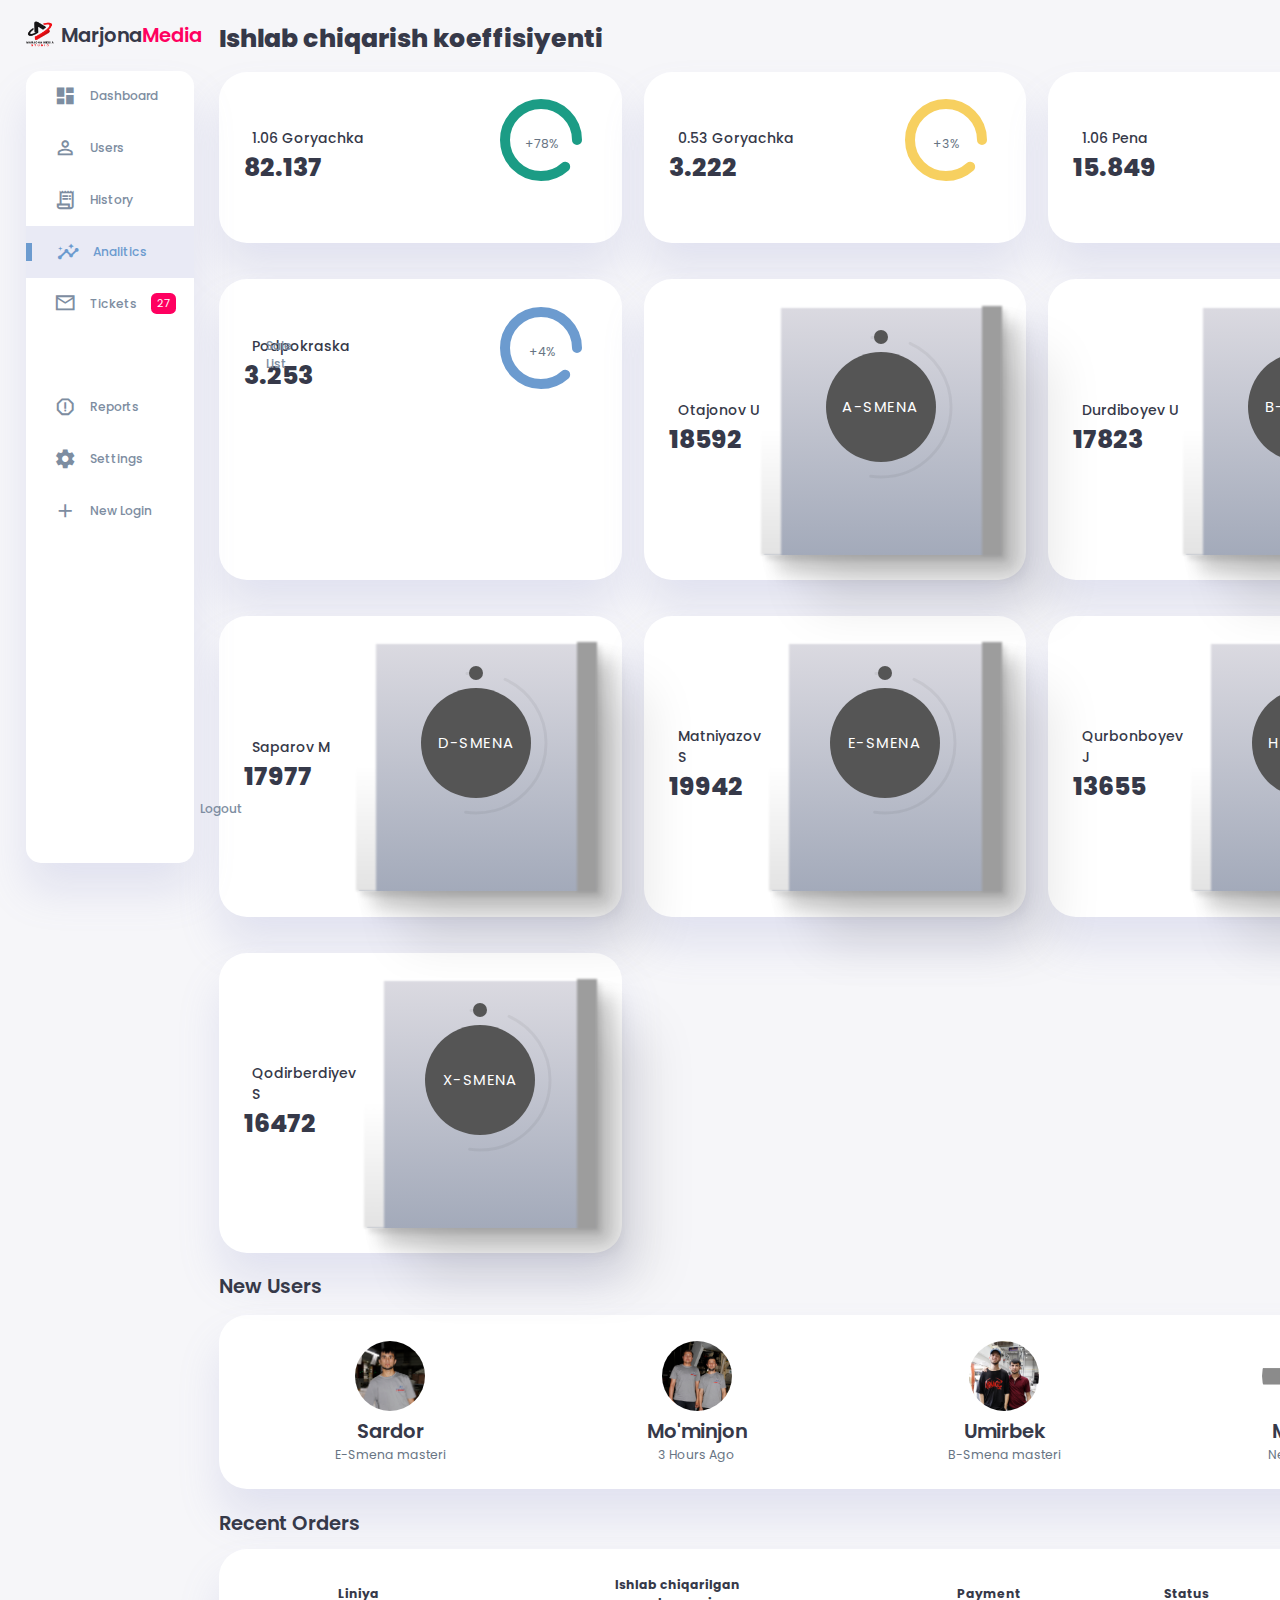
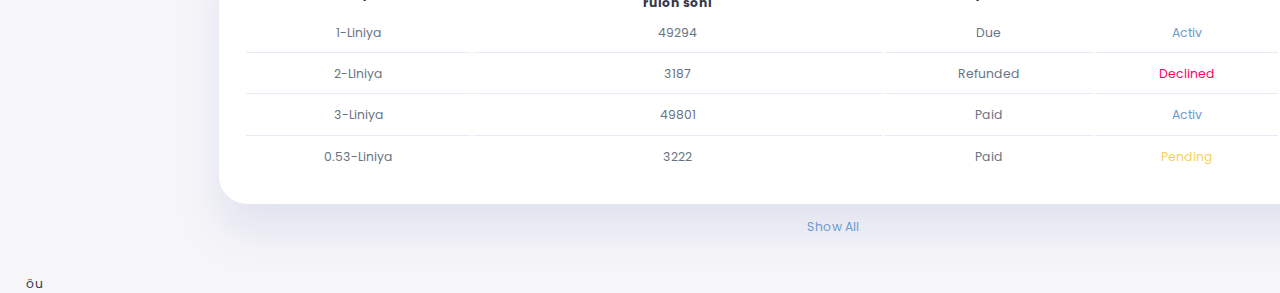
<file: index.html>
<!DOCTYPE html>
<html lang="en">
  <head>
    <meta charset="UTF-8" />
    <meta name="viewport" content="width=device-width, initial-scale=1.0" />
    <link
      href="https://fonts.googleapis.com/icon?family=Material+Icons+Sharp"
      rel="stylesheet"
    />
    <link rel="stylesheet" href="style.css" />
    <title>Responsive Dashboard Design #1 | AsmrProg</title>
  </head>
  <body>
    <div class="container">
      <!-- Sidebar Section -->
      <aside>
        <div class="toggle">
          <div class="logo">
            <img src="images/logo.png" />
            <h2>Marjona<span class="danger">Media</span></h2>
          </div>
          <div class="close" id="close-btn">
            <span class="material-icons-sharp"> close </span>
          </div>
        </div>

        <div class="sidebar">
          <a href="#">
            <span class="material-icons-sharp"> dashboard </span>
            <h3>Dashboard</h3>
          </a>
          <a href="#">
            <span class="material-icons-sharp"> person_outline </span>
            <h3>Users</h3>
          </a>
          <a href="#">
            <span class="material-icons-sharp"> receipt_long </span>
            <h3>History</h3>
          </a>
          <a href="#" class="active">
            <span class="material-icons-sharp"> insights </span>
            <h3>Analitics</h3>
          </a>
          <a href="#">
            <span class="material-icons-sharp"> mail_outline </span>
            <h3>Tickets</h3>
            <span class="message-count">27</span>
          </a>
          <a href="#">
            <span class="material-icons-sharp"> inventory </span>
            <h3>Sale List</h3>
          </a>
          <a href="#">
            <span class="material-icons-sharp"> report_gmailerrorred </span>
            <h3>Reports</h3>
          </a>
          <a href="#">
            <span class="material-icons-sharp"> settings </span>
            <h3>Settings</h3>
          </a>
          <a href="#">
            <span class="material-icons-sharp"> add </span>
            <h3>New Login</h3>
          </a>
          <a href="#">
            <span class="material-icons-sharp"> logout </span>
            <h3>Logout</h3>
          </a>
        </div>
      </aside>
      <!-- End of Sidebar Section-->

      <!--    Main Content  -->
      <main>
        <h1>Ishlab chiqarish koeffisiyenti</h1>
        <!-- Analyses -->
        <div class="analyse">
          <div class="sales">
            <div class="status">
              <div class="info">
                <h3>1.06 Goryachka</h3>
                <h1>82.137</h1>
              </div>
              <div class="progresss">
                <svg>
                  <circle cx="38" cy="38" r="36"></circle>
                </svg>
                <div class="percentage">
                  <p>+78%</p>
                </div>
              </div>
            </div>
          </div>
          <div class="sales-1">
            <div class="status">
              <div class="info">
                <h3>0.53 Goryachka</h3>
                <h1>3.222</h1>
              </div>
              <div class="progresss">
                <svg>
                  <circle cx="38" cy="38" r="36"></circle>
                </svg>
                <div class="percentage">
                  <p>+3%</p>
                </div>
              </div>
            </div>
          </div>
          <div class="visits">
            <div class="status">
              <div class="info">
                <h3>1.06 Pena</h3>
                <h1>15.849</h1>
              </div>
              <div class="progresss">
                <svg>
                  <circle cx="38" cy="38" r="36"></circle>
                </svg>
                <div class="percentage">
                  <p>+15%</p>
                </div>
              </div>
            </div>
          </div>
          <div class="searches">
            <div class="status">
              <div class="info">
                <h3>Podpokraska</h3>
                <h1>3.253</h1>
              </div>
              <div class="progresss">
                <svg>
                  <circle cx="38" cy="38" r="36"></circle>
                </svg>
                <div class="percentage">
                  <p>+4%</p>
                </div>
              </div>
            </div>
          </div>
          <div class="searches">
            <div class="status">
              <div class="info">
                <h3>Otajonov U</h3>
                <h1>18592</h1>
              </div>
              <div class="box">
                <div class="shadow">
                  <div class="content">
                    <div class="percent" data-text="A-Smena" style="--num: 69">
                      <div class="dot"></div>
                      <svg>
                        <circle cx="70" cy="70" r="70"></circle>
                        <circle cx="70" cy="70" r="70"></circle>
                      </svg>
                    </div>
                    <div class="number">
                      <h2>69.1<span>%</span></h2>
                    </div>
                  </div>
                </div>
              </div>
            </div>
          </div>
          <div class="searches">
            <div class="status">
              <div class="info">
                <h3>Durdiboyev U</h3>
                <h1>17823</h1>
              </div>
              <div class="box">
                <div class="shadow">
                  <div class="content">
                    <div class="percent" data-text="B-Smena" style="--num: 81">
                      <div class="dot"></div>
                      <svg>
                        <circle cx="70" cy="70" r="70"></circle>
                        <circle cx="70" cy="70" r="70"></circle>
                      </svg>
                    </div>
                    <div class="number">
                      <h2>81.6<span>%</span></h2>
                    </div>
                  </div>
                </div>
              </div>
            </div>
          </div>
          <div class="searches">
            <div class="status">
              <div class="info">
                <h3>Saparov M</h3>
                <h1>17977</h1>
              </div>
              <div class="box">
                <div class="shadow">
                  <div class="content">
                    <div class="percent" data-text="D-Smena" style="--num: 83">
                      <div class="dot"></div>
                      <svg>
                        <circle cx="70" cy="70" r="70"></circle>
                        <circle cx="70" cy="70" r="70"></circle>
                      </svg>
                    </div>
                    <div class="number">
                      <h2>82.8<span>%</span></h2>
                    </div>
                  </div>
                </div>
              </div>
            </div>
          </div>
          <div class="searches">
            <div class="status">
              <div class="info">
                <h3>Matniyazov S</h3>
                <h1>19942</h1>
              </div>
              <div class="box">
                <div class="shadow">
                  <div class="content">
                    <div class="percent" data-text="E-Smena" style="--num: 58">
                      <div class="dot"></div>
                      <svg>
                        <circle cx="70" cy="70" r="70"></circle>
                        <circle cx="70" cy="70" r="70"></circle>
                      </svg>
                    </div>
                    <div class="number">
                      <h2>57.7<span>%</span></h2>
                    </div>
                  </div>
                </div>
              </div>
            </div>
          </div>
          <div class="searches">
            <div class="status">
              <div class="info">
                <h3>Qurbonboyev J</h3>
                <h1>13655</h1>
              </div>
              <div class="box">
                <div class="shadow">
                  <div class="content">
                    <div class="percent" data-text="H-Smena" style="--num: 55">
                      <div class="dot"></div>
                      <svg>
                        <circle cx="70" cy="70" r="70"></circle>
                        <circle cx="70" cy="70" r="70"></circle>
                      </svg>
                    </div>
                    <div class="number">
                      <h2>55.3<span>%</span></h2>
                    </div>
                  </div>
                </div>
              </div>
            </div>
          </div>
          <div class="searches">
            <div class="status">
              <div class="info">
                <h3>Qodirberdiyev S</h3>
                <h1>16472</h1>
              </div>
              <div class="box">
                <div class="shadow">
                  <div class="content">
                    <div class="percent" data-text="X-Smena" style="--num: 66">
                      <div class="dot"></div>
                      <svg>
                        <circle cx="70" cy="70" r="70"></circle>
                        <circle cx="70" cy="70" r="70"></circle>
                      </svg>
                    </div>
                    <div class="number">
                      <h2>66.5<span>%</span></h2>
                    </div>
                  </div>
                </div>
              </div>
            </div>
          </div>
        </div>
        <!-- End of Analyses -->
        <!-- New Users SAection -->
        <div class="new-users">
          <h2>New Users</h2>
          <div class="user-list">
            <div class="user">
              <img src="images/profil-1.JPG" />
              <h2>Sardor</h2>
              <p>E-Smena masteri</p>
            </div>
            <div class="user">
              <img src="images/profil-2.JPG" />
              <h2>Mo'minjon</h2>
              <p>3 Hours Ago</p>
            </div>
            <div class="user">
              <img src="images/profil-3.JPG" />
              <h2>Umirbek</h2>
              <p>B-Smena masteri</p>
            </div>
            <div class="user">
              <img src="images/plus.png" />
              <h2>More</h2>
              <p>New User</p>
            </div>
          </div>
        </div>
        <!-- End of New Users Section -->

        <!-- Recent Orders Table -->
        <div class="recent-orders">
          <h2>Recent Orders</h2>
          <table>
            <thead>
              <tr>
                <th>Liniya</th>
                <th>Ishlab chiqarilgan</br> rulon soni</th>
                <th>Payment</th>
                <th>Status</th>
                <th></th>
              </tr>
            </thead>
            <tbody></tbody>
          </table>
          <a href="#">Show All</a>
        </div>
        <!-- End of Recent Orders -->
      </main>
      <!-- End of Main Content -->

      <!-- Right Section -->
      <div class="right-section">
        <div class="nav">
          <button id="menu-btn">
            <span class="material-icons-sharp"> menu </span>
          </button>
          <div class="dark-mode">
            <span class="material-icons-sharp active"> light_mode </span>
            <span class="material-icons-sharp"> dark_mode </span>
          </div>

          <div class="profile">
            <div class="info">
              <p>Hey, <b>Reza</b></p>
              <small class="text-muted">Admin</small>
            </div>
            <div class="profile-photo">
              <img src="images/profil-1.JPG" />
            </div>
          </div>
        </div>
        <!-- End of Nav -->

        <div class="user-profile">
          <div class="logo">
            <img src="images/logo.png" />
            <h2>MarjonaMedia</h2>
            <p>Fullstack Web Developer</p>
          </div>
        </div>

        <div class="reminders">
          <div class="header">
            <h2>Reminders</h2>
            <span class="material-icons-sharp"> notifications_none </span>
          </div>

          <div class="notification">
            <div class="icon">
              <span class="material-icons-sharp"> volume_up </span>
            </div>
            <div class="content">
              <div class="info">
                <h3>Workshop</h3>
                <smal class="text_muted"> 08:00 AM - 12:00 PM </smal>
              </div>
              <span class="material-icons-sharp">more_vert</span>
            </div>
          </div>

          <div class="notification deactive">
            <div class="icon">
              <span class="material-icons-sharp"> edit </span>
            </div>
            <div class="content">
              <div class="info">
                <h3>Workshop</h3>
                <smal class="text_muted"> 08:00 AM - 12:00 PM </smal>
              </div>
              <span class="material-icons-sharp">more_vert</span>
            </div>
          </div>

          <div class="notification add-reminder">
            <div>
              <span class="material-icons-sharp">add</span>
              <h3>Add Reminder</h3>
          </div>
        </div>
      </div>
    </div>

    <script src="orders.js"></script>
    <script src="index.js"></script>
  </body>
</html>
öu
</file>
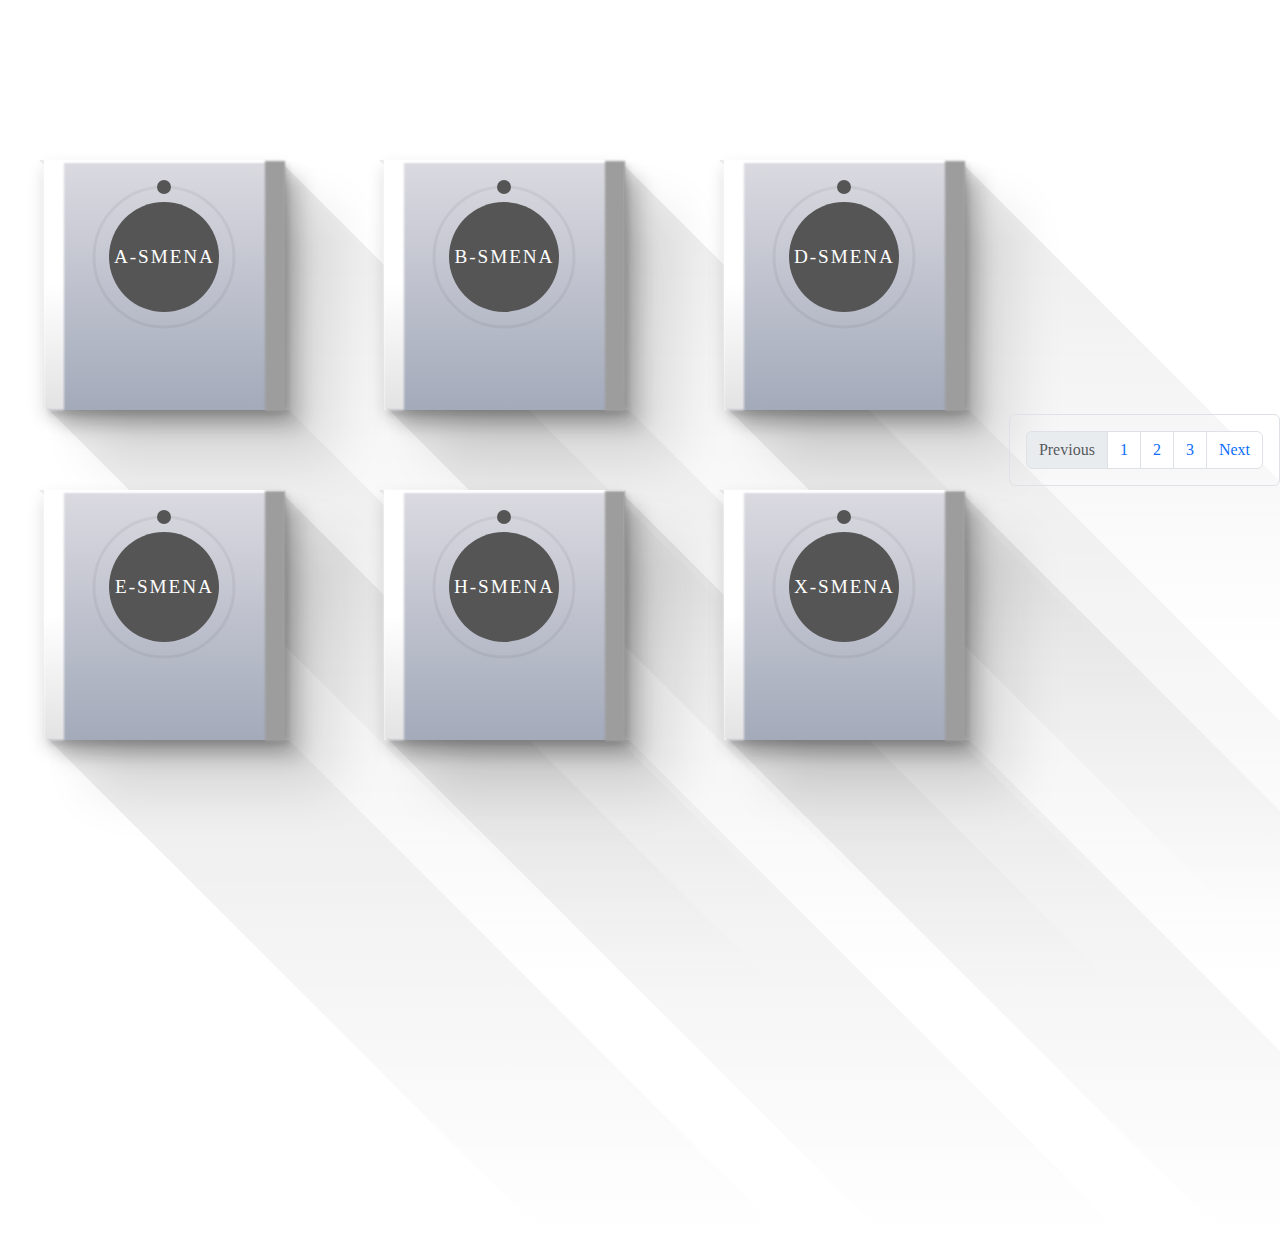
<file: goryachka/index.html>
<!DOCTYPE html>
<html lang="en">
  <head>
    <title>MMS Animasiyali aylana % ko'rsatuvchi | 3D</title>
    <link rel="stylesheet" type="text/css" href="style.css" />
    <link rel="stylesheet" href="/css/bootstrap.min.css" />
    <link rel="stylesheet" href="/css/docs.css" />
  </head>
  <body>
    <div class="container">
      <div class="box">
        <div class="shadow">
          <div class="content">
            <div class="percent" data-text="A-Smena" style="--num: 79">
              <div class="dot"></div>
              <svg>
                <circle cx="70" cy="70" r="70"></circle>
                <circle cx="70" cy="70" r="70"></circle>
              </svg>
            </div>
            <div class="number">
              <h2>79.4<span>%</span></h2>
            </div>
          </div>
        </div>
      </div>

      <div class="box">
        <div class="shadow">
          <div class="content">
            <div class="percent" data-text="B-Smena" style="--num: 72">
              <div class="dot"></div>
              <svg>
                <circle cx="70" cy="70" r="70"></circle>
                <circle cx="70" cy="70" r="70"></circle>
              </svg>
            </div>
            <div class="number">
              <h2>71.8<span>%</span></h2>
            </div>
          </div>
        </div>
      </div>

      <div class="box">
        <div class="shadow">
          <div class="content">
            <div class="percent" data-text="D-Smena" style="--num: 88">
              <div class="dot"></div>
              <svg>
                <circle cx="70" cy="70" r="70"></circle>
                <circle cx="70" cy="70" r="70"></circle>
              </svg>
            </div>
            <div class="number">
              <h2>88.5<span>%</span></h2>
            </div>
          </div>
        </div>
      </div>

      <div class="box">
        <div class="shadow">
          <div class="content">
            <div class="percent" data-text="E-Smena" style="--num: 86">
              <div class="dot"></div>
              <svg>
                <circle cx="70" cy="70" r="70"></circle>
                <circle cx="70" cy="70" r="70"></circle>
              </svg>
            </div>
            <div class="number">
              <h2>86.6<span>%</span></h2>
            </div>
          </div>
        </div>
      </div>

      <div class="box">
        <div class="shadow">
          <div class="content">
            <div class="percent" data-text="H-Smena" style="--num: 85">
              <div class="dot"></div>
              <svg>
                <circle cx="70" cy="70" r="70"></circle>
                <circle cx="70" cy="70" r="70"></circle>
              </svg>
            </div>
            <div class="number">
              <h2>84.7<span>%</span></h2>
            </div>
          </div>
        </div>
      </div>

      <div class="box">
        <div class="shadow">
          <div class="content">
            <div class="percent" data-text="X-Smena" style="--num: 82">
              <div class="dot"></div>
              <svg>
                <circle cx="70" cy="70" r="70"></circle>
                <circle cx="70" cy="70" r="70"></circle>
              </svg>
            </div>
            <div class="number">
              <h2>82.2<span>%</span></h2>
            </div>
          </div>
        </div>
      </div>
    </div>
    <!-- Example Code -->
    <div class="p-3 m-0 border-1 bd-example">
      <nav aria-label="Page navigation example">
        <ul class="pagination justify-content-center">
          <li class="page-item disabled">
            <a class="page-link">Previous</a>
          </li>
          <li class="page-item"><a class="page-link" href="#">1</a></li>
          <li class="page-item"><a class="page-link" href="#">2</a></li>
          <li class="page-item"><a class="page-link" href="#">3</a></li>
          <li class="page-item">
            <a class="page-link" href="#">Next</a>
          </li>
        </ul>
      </nav>
    </div>

    <!-- End Example Code -->
    <script src="/js/bootstrap.bundle.min.js"></script>
  </body>
</html>
</file>
<file: style.css>
@import url("https://fonts.googleapis.com/css2?family=Poppins:ital,wght@0,100;0,200;0,300;0,400;0,500;0,600;0,700;0,800;0,900;1,100;1,200;1,300;1,400;1,500;1,600;1,700;1,800;1,900&display=swap");

:root {
  --color-primary: #6c9bcf;
  --color-danger: #ff0060;
  --color-success: #1b9c85;
  --color-warning: #f7d060;
  --color-white: #fff;
  --color-info-dark: #7d8da1;
  --color-dark: #363949;
  --color-light: rgba(132, 139, 200, 0.18);
  --color-dark-variant: #677483;
  --color-background: #f6f6f9;

  --card-border-radius: 2rem;
  --border-radius-1: 0.4rem;
  --border-radius-2: 1.2rem;

  --card-padding: 1.8rem;
  --padding-1: 1.2rem;

  --box-shadow: 0 2rem 3rem var(--color-light);
}

.dark-mode-variables {
  --color-background: #181a1e;
  --color-white: #202528;
  --color-dark: #edeffd;
  --color-light: rgba(0, 0, 0, 0.4);
  --box-shadow: 0 2rem 3rem var(--color-light);
}

* {
  margin: 0;
  padding: 0;
  outline: 0;
  appearance: 0;
  border: 0;
  text-decoration: none;
  box-sizing: border-box;
}

html {
  font-size: 14px;
}

body {
  width: 100vw;
  height: 100vh;
  font-family: "Poppins", sans-serif;
  font-size: 0.88rem;
  user-select: none;
  overflow-x: hidden;
  color: var(--color-dark);
  background-color: var(--color-background);
}

a {
  color: var(--color-dark);
}

img {
  display: block;
  width: 100%;
  object-fit: cover;
}

h1 {
  font-weight: 800;
  font-size: 1.8rem;
}

h2 {
  font-weight: 600;
  font-size: 1.4rem;
}

h3 {
  font-weight: 500;
  font-size: 0.87rem;
}

small {
  font-size: 0.76rem;
}

p {
  color: var(--color-dark-variant);
}

b {
  color: var(--color-dark);
}

.text-mited {
  color: var(--color-info-dark);
}

.primary {
  color: var(--color-primary);
}

.danger {
  color: var(--color-danger);
}

.success {
  color: var(--color-success);
}

.warning {
  color: var(--color-warning);
}

.container {
  display: grid;
  width: 96%;
  margin: 0 auto;
  gap: 1.8rem;
  grid-template-columns: 12rem auto 23rem;
}

aside {
  height: 100vh;
}

aside .toggle {
  display: flex;
  align-items: center;
  justify-content: space-between;
  margin-top: 1.4rem;
}

aside .toggle .logo {
  display: flex;
  gap: 0.5rem;
}
aside .toggle .logo img {
  width: 2rem;
  height: 2rem;
}

aside .toggle .close {
  padding-right: 1rem;
  display: none;
}

aside .sidebar {
  display: flex;
  flex-direction: column;
  background-color: var(--color-white);
  box-shadow: var(--box-shadow);
  border-radius: 15px;
  height: 88vh;
  position: relative;
  top: 1.5rem;
  cursor: pointer;
  transition: all 0.3s ease;
}

aside .sidebar:hover {
  box-shadow: non;
}

aside .sidebar a {
  display: flex;
  align-items: center;
  color: var(--color-info-dark);
  height: 3.7rem;
  gap: 1rem;
  position: relative;
  margin-left: 2rem;
  transition: all 0.3s ease;
}

aside .sidebar a span {
  font-size: 1.6rem;
  transition: all 0.3s ease;
}

aside .sidebar a:last-child {
  position: absolute;
  bottom: 2rem;
  width: 100%;
}

aside .sidebar a.active {
  width: 100%;
  color: var(--color-primary);
  background-color: var(--color-light);
  margin-left: 0;
}

aside .sidebar a.active::before {
  content: "";
  width: 6px;
  height: 18px;
  background-color: var(--color-primary);
}

aside .sidebar a.active span {
  color: var(--color-primary);
  margin-left: calc(1rem - 3px);
}

aside .sidebar a:hover {
  color: var(--color-primary);
}

aside .sidebar a:hover span {
  margin-left: 0.6rem;
}

aside .sidebar .message-count {
  background-color: var(--color-danger);
  padding: 2px 6px;
  color: var(--color-white);
  font-size: 11px;
  border-radius: var(--border-radius-1);
}

main {
  margin-top: 1.4rem;
}

main .analyse {
  display: grid;
  grid-template-columns: repeat(3, 1fr);
  gap: 1.6rem;
}

main .analyse > div {
  background-color: var(--color-white);
  padding: var(--card-padding);
  border-radius: var(--card-border-radius);
  margin-top: 1rem;
  box-shadow: var(--box-shadow);
  cursor: pointer;
  transition: all 0.3s ease;
}

main .analyse > div:hover {
  box-shadow: none;
}

main .analyse > div .status {
  display: flex;
  align-items: center;
  justify-content: space-between;
}

main .analyse h3 {
  margin-left: 0.6rem;
  font-size: 1rem;
}

main.analyse .progresss {
  position: relative;
  width: 92px;
  height: 92px;
  border-radius: 50%;
}

main .analyse svg {
  width: 7rem;
  height: 7rem;
}

main .analyse svg circle {
  fill: none;
  stroke-width: 10;
  stroke-linecap: round;
  transform: translate(5px, 5px);
}

main .analyse .sales svg circle {
  stroke: var(--color-success);
  stroke-dashoffset: -30;
  stroke-dasharray: 200;
}
main .analyse .sales-1 svg circle {
  stroke: var(--color-warning);
  stroke-dashoffset: -30;
  stroke-dasharray: 200;
}

main .analyse .visits svg circle {
  stroke: var(--color-danger);
  stroke-dashoffset: -30;
  stroke-dasharray: 200;
}

main .analyse .searches svg circle {
  stroke: var(--color-primary);
  stroke-dashoffset: -30;
  stroke-dasharray: 200;
}

main .analyse .progresss .percentage {
  position: relative;
  top: -65px;
  left: -5px;
  display: flex;
  align-items: center;
  justify-content: center;
  height: 100%;
  width: 100%;
}

main .new-users {
  margin-top: 1.3rem;
}

main .new-users .user-list {
  background-color: var(--color-white);
  padding: var(--card-padding);
  border-radius: var(--card-border-radius);
  margin-top: 1rem;
  box-shadow: var(--box-shadow);
  display: flex;
  justify-content: space-around;
  flex-wrap: wrap;
  gap: 1.4rem;
  cursor: pointer;
  transition: all 0.3s ease;
}

main .new-users .user-list:hover {
  box-shadow: none;
}

main .new-users .user-list .user {
  display: flex;
  flex-direction: column;
  align-items: center;
  justify-content: center;
}

main .new-users .user-list .user img {
  width: 5rem;
  height: 5rem;
  margin-bottom: 0.4rem;
  border-radius: 50%;
}

main .recent-orders {
  margin-top: 1.3rem;
}

main .recent-orders h2 {
  margin-bottom: 0.8rem;
}

main .recent-orders table {
  background-color: var(--color-white);
  width: 100%;
  padding: var(--card-padding);
  text-align: center;
  box-shadow: var(--box-shadow);
  border-radius: var(--card-border-radius);
  transition: all 0.3s ease;
}

main .recent-orders table:hover {
  box-shadow: none;
}

main table tbody td {
  height: 2.8rem;
  border-bottom: 1px solid var(--color-light);
  color: var(--color-dark-variant);
}

main table tbody tr:last-child td {
  border: none;
}

main .recent-orders a {
  text-align: center;
  display: block;
  margin: 1rem auto;
  color: var(--color-primary);
}

.right-section {
  margin-top: 1.4rem;
}

.right-section .nav {
  display: flex;
  justify-content: end;
  gap: 2rem;
}

.right-section .nav button {
  display: none;
}

.right-section .dark-mode {
  background-color: var(--color-light);
  display: flex;
  justify-content: space-between;
  align-items: center;
  height: 1.6rem;
  width: 4.2rem;
  cursor: pointer;
  border-radius: var(--border-radius-1);
}

.right-section .dark-mode span {
  font-size: 1.2rem;
  width: 50%;
  height: 100%;
  display: flex;
  align-items: center;
  justify-content: center;
}

.right-section .dark-mode span.active {
  background-color: var(--color-primary);
  color: white;
  border-radius: var(--border-radius-1);
}

.right-section .nav .profile {
  display: flex;
  gap: 2rem;
  text-align: right;
}

.right-section .nav .profile .profile-photo {
  width: 2.8rem;
  height: 2.8rem;
  border-radius: 50%;
  overflow: hidden;
}

.right-section .user-profile {
  display: flex;
  justify-content: center;
  text-align: center;
  margin-top: 1rem;
  background-color: var(--color-white);
  padding: var(--card-padding);
  border-radius: var(--card-border-radius);
  box-shadow: var(--box-shadow);
  cursor: pointer;
  transition: all 0.3s ease;
}

.right-section .user-profile:hover {
  box-shadow: none;
}

.right-section .user-profile img {
  width: 11rem;
  height: auto;
  margin-bottom: 0.8rem;
  border-radius: 20%;
}

.right-section .user-profile h2 {
  margin-bottom: 0.2rem;
}

.right-section .reminders {
  margin-top: 2rem;
}

.right-section .reminders .header {
  display: flex;
  align-items: center;
  justify-content: space-between;
  margin-bottom: 0.8rem;
}

.right-section .reminders .header span {
  padding: 10px;
  box-shadow: var(--box-shadow);
  border-color: var(--color-white);
  border-radius: 50%;
}

.right-section .reminders .notification {
  border-color: var(--color-white);
  display: flex;
  align-items: center;
  gap: 1rem;
  margin-bottom: 0.7rem;
  padding: 1.4rem var(--card-padding);
  border-radius: var(--border-radius-2);
  box-shadow: var(--box-shadow);
  cursor: pointer;
  transition: all 0.3s ease;
}

.right-section .reminders .notification:hover {
  box-shadow: none;
}

.right-section .reminders .notification .content {
  display: flex;
  justify-content: space-between;
  align-items: center;
  margin: 0;
  width: 100%;
}

.right-section .reminders .notification .icon {
  padding: 0.6rem;
  color: var(--color-white);
  background-color: var(--color-success);
  border-radius: 20%;
  display: flex;
}

.right-section .reminders .notification.deactive .icon {
  background-color: var(--color-danger);
}

.right-section .reminders .add-reminder {
  background-color: var(--color-white);
  border: 2px dashed var(--color-primary);
  color: var(--color-primary);
  display: flex;
  align-items: center;
  justify-content: center;
  cursor: pointer;
}

.right-section .reminders .add-reminder:hover {
  background-color: var(--color-primary);
  color: white;
}

.right-section .reminders .add-reminder div {
  display: flex;
  align-items: center;
  gap: 0.6rem;
}

@media screen and (max-width: 1200px) {
  .container {
    width: 95%;
    grid-template-columns: 7rem auto 23rem;
  }

  aside .logo h2 {
    display: none;
  }

  aside .sidebar h3 {
    display: none;
  }

  aside .sidebar a {
    width: 5.6rem;
  }

  aside .sidebar a:last-child {
    position: relative;
    margin-top: 1.8rem;
  }

  main .analyse {
    grid-template-columns: 1fr;
    gap: 0;
  }

  main .new-users .user-list .user {
    flex-basis: 40%;
  }

  main .recent-orders {
    width: 94%;
    position: absolute;
    left: 50%;
    transform: translateX(-50%);
    margin: 2rem 0 0 0.8rem;
  }

  main .recent-orders table {
    width: 83vw;
  }

  main table thead tr th:last-child,
  main table thead tr th:first-child {
    display: none;
  }

  main table tbody tr td:last-child,
  main table tbody tr td:first-child {
    display: none;
  }
}

@media screen and (max-width: 768px) {
  .container {
    width: 100%;
    grid-template-columns: 1fr;
    padding: 0 var(--padding-1);
  }

  aside {
    position: fixed;
    border-color: var(--color-white);
    width: 15rem;
    z-index: 3;
    box-shadow: 1rem 3rem 4rem var(--color-light);
    height: 100vh;
    left: -100%;
    display: none;
    animation: showMenu 0.4s ease forwards;
  }

  @keyframes showMenu {
    to {
      left: 0;
    }
  }

  aside .logo {
    margin-left: 1rem;
  }

  aside .logo h2 {
    display: inline;
  }

  aside .sidebar h3 {
    display: inline;
  }

  aside .sidebar a {
    width: 100%;
    height: 3.4rem;
  }

  aside .sidebar a:last-child {
    position: absolute;
    bottom: 5rem;
  }

  aside .toggle .close {
    display: inline-block;
    cursor: pointer;
  }

  main {
    margin-top: 8rem;
    padding: 0 1rem;
  }

  main .new-users .user-list .user {
    flex-basis: 35%;
  }

  main .recent-orders {
    position: relative;
    margin: 3rem 0 0 0;
    width: 100%;
  }

  main .recent-orders table {
    width: 100%;
    margin: 0;
  }

  .right-section {
    width: 94%;
    margin: 0 auto 4rem;
  }

  .right-section .nav {
    position: fixed;
    top: 0;
    left: 0;
    align-items: center;
    background-color: var(--color-white);
    padding: 0 var(--padding-1);
    height: 4.6rem;
    width: 100%;
    z-index: 2;
    box-shadow: 0 1rem var(--color-light);
    margin: 0;
  }

  .right-section .nav .dark-mode {
    width: 4.4rem;
    position: absolute;
    left: 66%;
  }

  .right-section .profile .info {
    display: none;
  }

  .right-section .nav button {
    display: inline-block;
    background-color: transparent;
    cursor: pointer;
    color: var(--color-dark);
    position: absolute;
    left: 1rem;
  }

  .right-section .nav button span {
    font-size: 2rem;
  }
}

.analyse .searches .status .box {
  position: relative;
  width: 240px;
  height: 250px;
  display: flex;
  justify-content: center;
  align-items: center;
}

.analyse .searches .status .box:before {
  content: "";
  position: absolute;
  top: 0;
  left: 0;
  width: 20px;
  height: 100%;
  background: linear-gradient(#fff, #fff, #e3e3e3);
  filter: blur(1px);
  z-index: 1;
}

.analyse .searches .status .box::after {
  content: "";
  position: absolute;
  top: 1px;
  right: -1px;
  width: 20px;
  height: 100%;
  background: #9d9d9d;
  filter: blur(1px);
  z-index: 1;
}

.analyse .searches .status .box .shadow {
  position: absolute;
  width: 100%;
  height: 100%;
  background: #eee;
}

analyse .searches .status .box .shadow::after {
  content: "";
  position: absolute;
  bottom: -200%;
  left: calc(100% + 15px);
  width: 100%;
  height: 200%;
  background: linear-gradient(rgb(0, 0, 0, 0.075), transparent);
  transform: skewX(45deg);
}

.analyse .searches .status .box .content {
  position: relative;
  width: 100%;
  height: 100%;
  background: linear-gradient(#dbdae1, #a3aaba);
  box-shadow: 5px 5px 5px rgba(0, 0, 0, 0.1), 15px 15px 15px rgba(0, 0, 0, 0.1),
    20px 20px 20px rgba(0, 0, 0, 0.1), 50px 50px 50px rgba(0, 0, 0, 0.1),
    inset 3px 3px 2px #fff;
  display: flex;
  justify-content: center;
  align-items: center;
  flex-direction: column;
}

.analyse .searches .status .box .content .percent {
  position: relative;
  width: 150px;
  height: 150px;
}

.analyse .searches .status .box .content .percent::before {
  content: attr(data-text);
  position: absolute;
  inset: 20px;
  background: #555;
  border-radius: 50%;
  display: flex;
  justify-content: center;
  align-items: center;
  color: #fff;
  font-size: 1.2em;
  letter-spacing: 0.1em;
  text-transform: uppercase;
}

.analyse .searches .status .box .content .percent svg {
  position: relative;
  width: 150px;
  height: 150px;
  transform: rotate(270deg);
}

.analyse .searches .status .box .content .percent svg circle {
  width: 100%;
  height: 100%;
  fill: transparent;
  stroke-width: 3;
  stroke: rgba(0, 0, 0, 0.05);
  transform: translate(5px, 5px);
}

.analyse .searches .status .box .content .percent svg circle:nth-child(2) {
  stroke: #555;
  stroke-dasharray: 440;
  stroke-dashoffset: calc(440 - (440 * var(--num)) / 100);
  opacity: 0;
  animation: fadeIn 1s linear forwards;
  animation-delay: 2.5s;
}

@keyframes fadeIn {
  0% {
    opacity: 0;
  }

  100% {
    opacity: 1;
  }
}

.analyse .searches .status .box .content .percent .dot {
  position: absolute;
  inset: 5px;
  z-index: 10;
  animation: animateDot 2s linear forwards;
}

@keyframes animateDot {
  0% {
    transform: rotate(0deg);
  }

  100% {
    transform: rotate(calc(3.6deg * var(--num)));
    /* 360/ 100 = 3.6deg */
  }
}

.analyse .searches .status .box .content .percent .dot::before {
  content: "";
  position: absolute;
  top: -7px;
  left: 50%;
  transform: translate(-50%);
  width: 14px;
  height: 14px;
  background: #555;
  border-radius: 50%;
}

.analyse .searches .status .box .content .number {
  position: relative;
  inset: 0;
  opacity: 0;
  animation: fadeIn 1s linear forwards;
  animation-delay: 2.5s;
}

.analyse .searches .status .box .content .number h2 {
  font-size: 2.5em;
  color: #555;
  display: flex;
  justify-content: center;
  align-items: center;
}

.analyse .searches .status .box .content .number h2 span {
  font-weight: 300;
  font-size: 0.5em;
  margin-left: 5px;
}
</file>
<file: goryachka/style.css>
* {
  margin: 0;
  padding: 0;
  block-size: border-box;
  font-family: consolas;
}

body {
  display: flex;
  justify-content: center;
  align-items: center;
  min-height: 100vh;
  overflow: hidden;
  background: #cfd1e1;
}

.container {
  display: flex;
  justify-content: center;
  align-items: center;
  gap: 80px 100px;
  flex-wrap: wrap;
}

.container .box {
  position: relative;
  width: 240px;
  height: 250px;
  display: flex;
  justify-content: center;
  align-items: center;
}

.container .box:before {
  content: "";
  position: absolute;
  top: 0;
  left: 0;
  width: 20px;
  height: 100%;
  background: linear-gradient(#fff, #fff, #e3e3e3);
  filter: blur(1px);
  z-index: 1;
}

.container .box::after {
  content: "";
  position: absolute;
  top: 1px;
  right: -1px;
  width: 20px;
  height: 100%;
  background: #9d9d9d;
  filter: blur(1px);
  z-index: 1;
}

.container .box .shadow {
  position: absolute;
  width: 100%;
  height: 100%;
  background: #eee;
}

.container .box .shadow::before {
  content: "";
  position: absolute;
  top: 0;
  left: calc(100% + 5px);
  width: 100%;
  height: 200%;
  background: linear-gradient(rgba(0, 0, 0, 0.075), transparent);
  transform: skewX(45deg);
}

.container .box .shadow::after {
  content: "";
  position: absolute;
  bottom: -200%;
  left: calc(100% + 15px);
  width: 100%;
  height: 200%;
  background: linear-gradient(rgb(0, 0, 0, 0.075), transparent);
  transform: skewX(45deg);
}

.container .box .content {
  position: relative;
  width: 100%;
  height: 100%;
  background: linear-gradient(#dbdae1, #a3aaba);
  box-shadow: 5px 5px 5px rgba(0, 0, 0, 0.1), 15px 15px 15px rgba(0, 0, 0, 0.1),
    20px 20px 20px rgba(0, 0, 0, 0.1), 50px 50px 50px rgba(0, 0, 0, 0.1),
    inset 3px 3px 2px #fff;
  display: flex;
  justify-content: center;
  align-items: center;
  flex-direction: column;
}

.container .box .content .percent {
  position: relative;
  width: 150px;
  height: 150px;
}

.container .box .content .percent::before {
  content: attr(data-text);
  position: absolute;
  inset: 20px;
  background: #555;
  border-radius: 50%;
  display: flex;
  justify-content: center;
  align-items: center;
  color: #fff;
  font-size: 1.2em;
  letter-spacing: 0.1em;
  text-transform: uppercase;
}

.container .box .content .percent svg {
  position: relative;
  width: 150px;
  height: 150px;
  transform: rotate(270deg);
}

.container .box .content .percent svg circle {
  width: 100%;
  height: 100%;
  fill: transparent;
  stroke-width: 3;
  stroke: rgba(0, 0, 0, 0.05);
  transform: translate(5px, 5px);
}

.container .box .content .percent svg circle:nth-child(2) {
  stroke: #555;
  stroke-dasharray: 440;
  stroke-dashoffset: calc(440 - (440 * var(--num)) / 100);
  opacity: 0;
  animation: fadeIn 1s linear forwards;
  animation-delay: 2.5s;
}

@keyframes fadeIn {
  0% {
    opacity: 0;
  }

  100% {
    opacity: 1;
  }
}

.container .box .content .percent .dot {
  position: absolute;
  inset: 5px;
  z-index: 10;
  animation: animateDot 2s linear forwards;
}

@keyframes animateDot {
  0% {
    transform: rotate(0deg);
  }

  100% {
    transform: rotate(calc(3.6deg * var(--num)));
    /* 360/ 100 = 3.6deg */
  }
}

.container .box .content .percent .dot::before {
  content: "";
  position: absolute;
  top: -7px;
  left: 50%;
  transform: translate(-50%);
  width: 14px;
  height: 14px;
  background: #555;
  border-radius: 50%;
}

.container .box .content .number {
  position: relative;
  inset: 0;
  opacity: 0;
  animation: fadeIn 1s linear forwards;
  animation-delay: 2.5s;
}

.container .box .content .number h2 {
  font-size: 2.5em;
  color: #555;
  display: flex;
  justify-content: center;
  align-items: center;
}

.container .box .content .number h2 span {
  font-weight: 300;
  font-size: 0.5em;
  margin-left: 5px;
}
</file>
<file: css/docs.css>
/*!
 * Bootstrap Docs (https://getbootstrap.com/)
 * Copyright 2011-2023 The Bootstrap Authors
 * Licensed under the Creative Commons Attribution 3.0 Unported License.
 * For details, see https://creativecommons.org/licenses/by/3.0/.
 */:root{--bs-breakpoint-xs: 0;--bs-breakpoint-sm: 576px;--bs-breakpoint-md: 768px;--bs-breakpoint-lg: 992px;--bs-breakpoint-xl: 1200px;--bs-breakpoint-xxl: 1400px}.grid{display:grid;grid-template-rows:repeat(var(--bs-rows, 1), 1fr);grid-template-columns:repeat(var(--bs-columns, 12), 1fr);gap:var(--bs-gap, 1.5rem)}.grid .g-col-1{grid-column:auto/span 1}.grid .g-col-2{grid-column:auto/span 2}.grid .g-col-3{grid-column:auto/span 3}.grid .g-col-4{grid-column:auto/span 4}.grid .g-col-5{grid-column:auto/span 5}.grid .g-col-6{grid-column:auto/span 6}.grid .g-col-7{grid-column:auto/span 7}.grid .g-col-8{grid-column:auto/span 8}.grid .g-col-9{grid-column:auto/span 9}.grid .g-col-10{grid-column:auto/span 10}.grid .g-col-11{grid-column:auto/span 11}.grid .g-col-12{grid-column:auto/span 12}.grid .g-start-1{grid-column-start:1}.grid .g-start-2{grid-column-start:2}.grid .g-start-3{grid-column-start:3}.grid .g-start-4{grid-column-start:4}.grid .g-start-5{grid-column-start:5}.grid .g-start-6{grid-column-start:6}.grid .g-start-7{grid-column-start:7}.grid .g-start-8{grid-column-start:8}.grid .g-start-9{grid-column-start:9}.grid .g-start-10{grid-column-start:10}.grid .g-start-11{grid-column-start:11}@media (min-width: 576px){.grid .g-col-sm-1{grid-column:auto/span 1}.grid .g-col-sm-2{grid-column:auto/span 2}.grid .g-col-sm-3{grid-column:auto/span 3}.grid .g-col-sm-4{grid-column:auto/span 4}.grid .g-col-sm-5{grid-column:auto/span 5}.grid .g-col-sm-6{grid-column:auto/span 6}.grid .g-col-sm-7{grid-column:auto/span 7}.grid .g-col-sm-8{grid-column:auto/span 8}.grid .g-col-sm-9{grid-column:auto/span 9}.grid .g-col-sm-10{grid-column:auto/span 10}.grid .g-col-sm-11{grid-column:auto/span 11}.grid .g-col-sm-12{grid-column:auto/span 12}.grid .g-start-sm-1{grid-column-start:1}.grid .g-start-sm-2{grid-column-start:2}.grid .g-start-sm-3{grid-column-start:3}.grid .g-start-sm-4{grid-column-start:4}.grid .g-start-sm-5{grid-column-start:5}.grid .g-start-sm-6{grid-column-start:6}.grid .g-start-sm-7{grid-column-start:7}.grid .g-start-sm-8{grid-column-start:8}.grid .g-start-sm-9{grid-column-start:9}.grid .g-start-sm-10{grid-column-start:10}.grid .g-start-sm-11{grid-column-start:11}}@media (min-width: 768px){.grid .g-col-md-1{grid-column:auto/span 1}.grid .g-col-md-2{grid-column:auto/span 2}.grid .g-col-md-3{grid-column:auto/span 3}.grid .g-col-md-4{grid-column:auto/span 4}.grid .g-col-md-5{grid-column:auto/span 5}.grid .g-col-md-6{grid-column:auto/span 6}.grid .g-col-md-7{grid-column:auto/span 7}.grid .g-col-md-8{grid-column:auto/span 8}.grid .g-col-md-9{grid-column:auto/span 9}.grid .g-col-md-10{grid-column:auto/span 10}.grid .g-col-md-11{grid-column:auto/span 11}.grid .g-col-md-12{grid-column:auto/span 12}.grid .g-start-md-1{grid-column-start:1}.grid .g-start-md-2{grid-column-start:2}.grid .g-start-md-3{grid-column-start:3}.grid .g-start-md-4{grid-column-start:4}.grid .g-start-md-5{grid-column-start:5}.grid .g-start-md-6{grid-column-start:6}.grid .g-start-md-7{grid-column-start:7}.grid .g-start-md-8{grid-column-start:8}.grid .g-start-md-9{grid-column-start:9}.grid .g-start-md-10{grid-column-start:10}.grid .g-start-md-11{grid-column-start:11}}@media (min-width: 992px){.grid .g-col-lg-1{grid-column:auto/span 1}.grid .g-col-lg-2{grid-column:auto/span 2}.grid .g-col-lg-3{grid-column:auto/span 3}.grid .g-col-lg-4{grid-column:auto/span 4}.grid .g-col-lg-5{grid-column:auto/span 5}.grid .g-col-lg-6{grid-column:auto/span 6}.grid .g-col-lg-7{grid-column:auto/span 7}.grid .g-col-lg-8{grid-column:auto/span 8}.grid .g-col-lg-9{grid-column:auto/span 9}.grid .g-col-lg-10{grid-column:auto/span 10}.grid .g-col-lg-11{grid-column:auto/span 11}.grid .g-col-lg-12{grid-column:auto/span 12}.grid .g-start-lg-1{grid-column-start:1}.grid .g-start-lg-2{grid-column-start:2}.grid .g-start-lg-3{grid-column-start:3}.grid .g-start-lg-4{grid-column-start:4}.grid .g-start-lg-5{grid-column-start:5}.grid .g-start-lg-6{grid-column-start:6}.grid .g-start-lg-7{grid-column-start:7}.grid .g-start-lg-8{grid-column-start:8}.grid .g-start-lg-9{grid-column-start:9}.grid .g-start-lg-10{grid-column-start:10}.grid .g-start-lg-11{grid-column-start:11}}@media (min-width: 1200px){.grid .g-col-xl-1{grid-column:auto/span 1}.grid .g-col-xl-2{grid-column:auto/span 2}.grid .g-col-xl-3{grid-column:auto/span 3}.grid .g-col-xl-4{grid-column:auto/span 4}.grid .g-col-xl-5{grid-column:auto/span 5}.grid .g-col-xl-6{grid-column:auto/span 6}.grid .g-col-xl-7{grid-column:auto/span 7}.grid .g-col-xl-8{grid-column:auto/span 8}.grid .g-col-xl-9{grid-column:auto/span 9}.grid .g-col-xl-10{grid-column:auto/span 10}.grid .g-col-xl-11{grid-column:auto/span 11}.grid .g-col-xl-12{grid-column:auto/span 12}.grid .g-start-xl-1{grid-column-start:1}.grid .g-start-xl-2{grid-column-start:2}.grid .g-start-xl-3{grid-column-start:3}.grid .g-start-xl-4{grid-column-start:4}.grid .g-start-xl-5{grid-column-start:5}.grid .g-start-xl-6{grid-column-start:6}.grid .g-start-xl-7{grid-column-start:7}.grid .g-start-xl-8{grid-column-start:8}.grid .g-start-xl-9{grid-column-start:9}.grid .g-start-xl-10{grid-column-start:10}.grid .g-start-xl-11{grid-column-start:11}}@media (min-width: 1400px){.grid .g-col-xxl-1{grid-column:auto/span 1}.grid .g-col-xxl-2{grid-column:auto/span 2}.grid .g-col-xxl-3{grid-column:auto/span 3}.grid .g-col-xxl-4{grid-column:auto/span 4}.grid .g-col-xxl-5{grid-column:auto/span 5}.grid .g-col-xxl-6{grid-column:auto/span 6}.grid .g-col-xxl-7{grid-column:auto/span 7}.grid .g-col-xxl-8{grid-column:auto/span 8}.grid .g-col-xxl-9{grid-column:auto/span 9}.grid .g-col-xxl-10{grid-column:auto/span 10}.grid .g-col-xxl-11{grid-column:auto/span 11}.grid .g-col-xxl-12{grid-column:auto/span 12}.grid .g-start-xxl-1{grid-column-start:1}.grid .g-start-xxl-2{grid-column-start:2}.grid .g-start-xxl-3{grid-column-start:3}.grid .g-start-xxl-4{grid-column-start:4}.grid .g-start-xxl-5{grid-column-start:5}.grid .g-start-xxl-6{grid-column-start:6}.grid .g-start-xxl-7{grid-column-start:7}.grid .g-start-xxl-8{grid-column-start:8}.grid .g-start-xxl-9{grid-column-start:9}.grid .g-start-xxl-10{grid-column-start:10}.grid .g-start-xxl-11{grid-column-start:11}}:root,[data-bs-theme="light"]{--bd-purple: #4c0bce;--bd-violet: #712cf9;--bd-accent: #ffe484;--bd-violet-rgb: 112.520718,44.062154,249.437846;--bd-accent-rgb: 255,228,132;--bd-pink-rgb: 214,51,132;--bd-teal-rgb: 32,201,151;--bd-violet-bg: var(--bd-violet);--bd-toc-color: var(--bd-violet);--bd-sidebar-link-bg: rgba(var(--bd-violet-rgb), .1);--bd-callout-link: 10,88,202;--bd-callout-code-color: #ab296a;--bd-pre-bg: var(--bs-tertiary-bg)}[data-bs-theme="dark"]{--bd-violet: #9461fb;--bd-violet-bg: #712cf9;--bd-toc-color: var(--bs-emphasis-color);--bd-sidebar-link-bg: rgba(84,33,187, .5);--bd-callout-link: 110,168,254;--bd-callout-code-color: #e685b5;--bd-pre-bg: #1b1f22}.bd-navbar{padding:.75rem 0;background-color:transparent;box-shadow:0 0.5rem 1rem rgba(0,0,0,0.15),inset 0 -1px 0 rgba(255,255,255,0.15)}.bd-navbar::after{position:absolute;inset:0;z-index:-1;display:block;content:"";background-image:linear-gradient(rgba(var(--bd-violet-rgb), 1), rgba(var(--bd-violet-rgb), 0.95))}@media (max-width: 991.98px){.bd-navbar .bd-navbar-toggle{width:4.25rem}}.bd-navbar .navbar-toggler{padding:0;margin-right:-.5rem;border:0}.bd-navbar .navbar-toggler:first-child{margin-left:-.5rem}.bd-navbar .navbar-toggler .bi{width:1.5rem;height:1.5rem}.bd-navbar .navbar-toggler:focus{box-shadow:none}.bd-navbar .navbar-brand{color:#fff;transition:transform 0.2s ease-in-out}@media (prefers-reduced-motion: reduce){.bd-navbar .navbar-brand{transition:none}}.bd-navbar .navbar-brand:hover{transform:rotate(-5deg) scale(1.1)}.bd-navbar .navbar-toggler,.bd-navbar .nav-link{padding-right:.25rem;padding-left:.25rem;color:rgba(255,255,255,0.85)}.bd-navbar .navbar-toggler:hover,.bd-navbar .navbar-toggler:focus,.bd-navbar .nav-link:hover,.bd-navbar .nav-link:focus{color:#fff}.bd-navbar .navbar-toggler.active,.bd-navbar .nav-link.active{font-weight:600;color:#fff}.bd-navbar .navbar-nav-svg{display:inline-block;vertical-align:-.125rem}.bd-navbar .offcanvas-lg{background-color:var(--bd-violet-bg);border-left:0}@media (max-width: 991.98px){.bd-navbar .offcanvas-lg{box-shadow:var(--bs-box-shadow-lg)}}.bd-navbar .dropdown-toggle:focus:not(:focus-visible){outline:0}.bd-navbar .dropdown-menu{--bs-dropdown-min-width: 12rem;--bs-dropdown-padding-x: .25rem;--bs-dropdown-padding-y: .25rem;--bs-dropdown-link-hover-bg: rgba(var(--bd-violet-rgb), .1);--bs-dropdown-link-active-bg: rgba(var(--bd-violet-rgb), 1);--bs-dropdown-font-size:.875rem;font-size:.875rem;border-radius:.5rem;box-shadow:var(--bs-box-shadow)}.bd-navbar .dropdown-menu li+li{margin-top:.125rem}.bd-navbar .dropdown-menu .dropdown-item{border-radius:.25rem}.bd-navbar .dropdown-menu .dropdown-item:active .bi{color:inherit !important}.bd-navbar .dropdown-menu .active{font-weight:600}.bd-navbar .dropdown-menu .active .bi{display:block !important}.bd-navbar .dropdown-menu-end{--bs-dropdown-min-width: 8rem}[data-bs-theme="dark"] .bd-navbar{box-shadow:0 0.5rem 1rem rgba(0,0,0,0.15),inset 0 -1px 0 rgba(255,255,255,0.15)}:root{--docsearch-primary-color: var(--bd-violet);--docsearch-logo-color: var(--bd-violet)}[data-bs-theme="dark"]{--docsearch-text-color: #f5f6f7;--docsearch-container-background: rgba(9, 10, 17, .8);--docsearch-modal-background: #15172a;--docsearch-modal-shadow: inset 1px 1px 0 0 #2c2e40, 0 3px 8px 0 #000309;--docsearch-searchbox-background: #090a11;--docsearch-searchbox-focus-background: #000;--docsearch-hit-color: #bec3c9;--docsearch-hit-shadow: none;--docsearch-hit-background: #090a11;--docsearch-key-gradient: linear-gradient(-26.5deg, #565872, #31355b);--docsearch-key-shadow: inset 0 -2px 0 0 #282d55, inset 0 0 1px 1px #51577d, 0 2px 2px 0 rgba(3, 4, 9, .3);--docsearch-footer-background: #1e2136;--docsearch-footer-shadow: inset 0 1px 0 0 rgba(73, 76, 106, .5), 0 -4px 8px 0 rgba(0, 0, 0, .2);--docsearch-muted-color: #7f8497}.bd-search{position:relative}@media (min-width: 992px){.bd-search{position:absolute;top:.875rem;left:50%;width:200px;margin-left:-100px}}@media (min-width: 1200px){.bd-search{width:280px;margin-left:-140px}}.DocSearch-Container{--docsearch-muted-color: var(--bs-secondary-color);--docsearch-hit-shadow: none;z-index:2000;cursor:auto}@media (min-width: 992px){.DocSearch-Container{padding-top:4rem}}.DocSearch-Button{--docsearch-searchbox-background: rgba(0,0,0,0.1);--docsearch-searchbox-color: #fff;--docsearch-searchbox-focus-background: rgba(0,0,0,0.25);--docsearch-searchbox-shadow: 0 0 0 0.25rem rgba(255,228,132,0.4);--docsearch-text-color: #fff;--docsearch-muted-color: rgba(255,255,255,0.65);width:100%;height:38px;margin:0;border:1px solid rgba(255,255,255,0.4);border-radius:.375rem}.DocSearch-Button .DocSearch-Search-Icon{opacity:.65}.DocSearch-Button:active,.DocSearch-Button:focus,.DocSearch-Button:hover{border-color:#ffe484}.DocSearch-Button:active .DocSearch-Search-Icon,.DocSearch-Button:focus .DocSearch-Search-Icon,.DocSearch-Button:hover .DocSearch-Search-Icon{opacity:1}@media (max-width: 991.98px){.DocSearch-Button,.DocSearch-Button:hover,.DocSearch-Button:focus{background:transparent;border:0;box-shadow:none}.DocSearch-Button:focus{box-shadow:var(--docsearch-searchbox-shadow)}}@media (max-width: 991.98px){.DocSearch-Button-Keys,.DocSearch-Button-Placeholder{display:none}}.DocSearch-Button-Keys{min-width:0;padding:.125rem .25rem;background:rgba(0,0,0,0.25);border-radius:.25rem}.DocSearch-Button-Key{top:0;width:auto;height:1.25rem;padding-right:.125rem;padding-left:.125rem;margin-right:0;font-size:.875rem;background:none;box-shadow:none}.DocSearch-Commands-Key{padding-left:1px;font-size:.875rem;background-color:rgba(0,0,0,0.1);background-image:none;box-shadow:none}.DocSearch-Form{border-radius:var(--bs-border-radius)}.DocSearch-Hits mark{padding:0}.DocSearch-Hit{padding-bottom:0;border-radius:0}.DocSearch-Hit a{border-radius:0;border:solid var(--bs-border-color);border-width:0 1px 1px}.DocSearch-Hit:first-child a{border-top-left-radius:var(--bs-border-radius);border-top-right-radius:var(--bs-border-radius);border-top-width:1px}.DocSearch-Hit:last-child a{border-bottom-right-radius:var(--bs-border-radius);border-bottom-left-radius:var(--bs-border-radius)}.DocSearch-Hit-icon{display:flex;align-items:center}.DocSearch-Logo svg .cls-1,.DocSearch-Logo svg .cls-2{fill:var(--docsearch-logo-color)}.bd-masthead{--bd-pink-rgb: 214,51,132;padding:3rem 0;background-image:linear-gradient(180deg, rgba(var(--bs-body-bg-rgb), 0.01), rgba(var(--bs-body-bg-rgb), 1) 85%),radial-gradient(ellipse at top left, rgba(var(--bs-primary-rgb), 0.5), transparent 50%),radial-gradient(ellipse at top right, rgba(var(--bd-accent-rgb), 0.5), transparent 50%),radial-gradient(ellipse at center right, rgba(var(--bd-violet-rgb), 0.5), transparent 50%),radial-gradient(ellipse at center left, rgba(var(--bd-pink-rgb), 0.5), transparent 50%)}.bd-masthead h1{--bs-heading-color: var(--bs-emphasis-color);font-size:calc(1.525rem + 3.3vw)}@media (min-width: 1200px){.bd-masthead h1{font-size:4rem}}.bd-masthead .lead{font-size:1rem;font-weight:400;color:var(--bs-secondary-color)}.bd-masthead .bd-code-snippet{margin:0;border-color:var(--bs-border-color-translucent);border-width:1px;border-radius:.5rem}.bd-masthead .highlight{width:100%;padding:.5rem 1rem;overflow:hidden;text-overflow:ellipsis;white-space:nowrap;background-color:rgba(var(--bs-body-color-rgb), 0.075);border-radius:calc(.5rem - 1px)}@media (min-width: 992px){.bd-masthead .highlight{padding-right:4rem}}.bd-masthead .highlight pre{padding:0;margin:.625rem 0;overflow:hidden}.bd-masthead .btn-clipboard{position:absolute;top:-.625rem;right:0;background-color:transparent}.bd-masthead #carbonads{margin-inline:auto}@media (min-width: 768px){.bd-masthead .lead{font-size:calc(1.275rem + .3vw)}}@media (min-width: 768px) and (min-width: 1200px){.bd-masthead .lead{font-size:1.5rem}}.masthead-followup h2,.masthead-followup h3,.masthead-followup h4{--bs-heading-color: var(--bs-emphasis-color)}.masthead-followup .lead{font-size:1rem}@media (min-width: 768px){.masthead-followup .lead{font-size:1.25rem}}.masthead-followup-icon{padding:1rem;color:rgba(var(--bg-rgb), 1);background-color:rgba(var(--bg-rgb), 0.1);background-blend-mode:multiple;border-radius:1rem;mix-blend-mode:darken}.masthead-followup-icon svg{filter:drop-shadow(0 1px 1px var(--bs-body-bg))}.masthead-notice{background-color:var(--bd-accent);box-shadow:inset 0 -1px 1px rgba(var(--bs-body-color-rgb), 0.15),0 0.25rem 1.5rem rgba(var(--bs-body-bg-rgb), 0.75)}.animate-img>img{transition:transform 0.2s ease-in-out}@media (prefers-reduced-motion: reduce){.animate-img>img{transition:none}}.animate-img:hover>img{transform:scale(1.1)}[data-bs-theme="dark"] .masthead-followup-icon{mix-blend-mode:lighten}#carbonads{position:static;display:block;max-width:400px;padding:15px 15px 15px 160px;margin:2rem 0;overflow:hidden;font-size:.8125rem;line-height:1.4;text-align:left;background-color:var(--bs-tertiary-bg)}#carbonads a{color:var(--bs-body-color);text-decoration:none}@media (min-width: 576px){#carbonads{border-radius:.5rem}}.carbon-img{float:left;margin-left:-145px}.carbon-poweredby{display:block;margin-top:.75rem;color:var(--bs-body-color) !important}.bd-content>h2,.bd-content>h3,.bd-content>h4{--bs-heading-color: var(--bs-emphasis-color)}.bd-content>h2:not(:first-child){margin-top:3rem}.bd-content>h3{margin-top:2rem}.bd-content>ul li,.bd-content>ol li{margin-bottom:.25rem}.bd-content>ul li>p~ul,.bd-content>ol li>p~ul{margin-top:-.5rem;margin-bottom:1rem}.bd-content>.table,.bd-content>.table-responsive .table{--bs-table-border-color: var(--bs-border-color);max-width:100%;margin-bottom:1.5rem;font-size:.875rem}@media (max-width: 991.98px){.bd-content>.table.table-bordered,.bd-content>.table-responsive .table.table-bordered{border:0}}.bd-content>.table thead,.bd-content>.table-responsive .table thead{border-bottom:2px solid currentcolor}.bd-content>.table tbody:not(:first-child),.bd-content>.table-responsive .table tbody:not(:first-child){border-top:2px solid currentcolor}.bd-content>.table th:first-child,.bd-content>.table td:first-child,.bd-content>.table-responsive .table th:first-child,.bd-content>.table-responsive .table td:first-child{padding-left:0}.bd-content>.table th:not(:last-child),.bd-content>.table td:not(:last-child),.bd-content>.table-responsive .table th:not(:last-child),.bd-content>.table-responsive .table td:not(:last-child){padding-right:1.5rem}.bd-content>.table th,.bd-content>.table-responsive .table th{color:var(--bs-emphasis-color)}.bd-content>.table strong,.bd-content>.table-responsive .table strong{color:var(--bs-emphasis-color)}.bd-content>.table th,.bd-content>.table td:first-child>code,.bd-content>.table-responsive .table th,.bd-content>.table-responsive .table td:first-child>code{white-space:nowrap}.table-options td:nth-child(2){min-width:160px}.table-options td:last-child,.table-utilities td:last-child{min-width:280px}.table-swatches th{color:var(--bs-emphasis-color)}.table-swatches td code{white-space:nowrap}.bd-title{--bs-heading-color: var(--bs-emphasis-color);font-size:calc(1.425rem + 2.1vw)}@media (min-width: 1200px){.bd-title{font-size:3rem}}.bd-lead{font-size:calc(1.275rem + .3vw);font-weight:300}@media (min-width: 1200px){.bd-lead{font-size:1.5rem}}.bi{width:1em;height:1em;vertical-align:-.125em;fill:currentcolor}@media (min-width: 992px){.border-lg-start{border-left:var(--bs-border-width) solid var(--bs-border-color)}}.bd-summary-link{color:var(--bs-link-color)}.bd-summary-link:hover,details[open]>.bd-summary-link{color:var(--bs-link-hover-color)}[data-bs-theme="blue"]{--bs-body-color: var(--bs-white);--bs-body-color-rgb: 255,255,255;--bs-body-bg: var(--bs-blue);--bs-body-bg-rgb: 13,110,253;--bs-tertiary-bg: #0a58ca}[data-bs-theme="blue"] .dropdown-menu{--bs-dropdown-bg: #0c63e4;--bs-dropdown-link-active-bg: #084298}[data-bs-theme="blue"] .btn-secondary{--bs-btn-bg: #3d8bfc;--bs-btn-border-color: rgba(255,255,255,0.25);--bs-btn-hover-bg: #247cfc;--bs-btn-hover-border-color: rgba(255,255,255,0.25);--bs-btn-active-bg: #0b6dfb;--bs-btn-active-border-color: rgba(255,255,255,0.5);--bs-btn-focus-border-color: rgba(255,255,255,0.5);--bs-btn-focus-box-shadow: 0 0 0 .25rem rgba(255, 255, 255, .2)}.skippy{background-color:#4c0bce}.skippy a{color:#fff}@media (min-width: 992px){.bd-sidebar{position:-webkit-sticky;position:sticky;top:5rem;display:block !important;height:calc(100vh - 6rem);padding-left:.25rem;margin-left:-.25rem;overflow-y:auto}}@media (max-width: 991.98px){.bd-sidebar .offcanvas-lg{border-right-color:var(--bs-border-color);box-shadow:var(--bs-box-shadow-lg)}}.bd-links-heading{color:var(--bs-emphasis-color)}@media (max-width: 991.98px){.bd-links-nav{font-size:.875rem}}@media (max-width: 991.98px){.bd-links-nav{-moz-column-count:2;column-count:2;-moz-column-gap:1.5rem;column-gap:1.5rem}.bd-links-nav .bd-links-group{-moz-column-break-inside:avoid;break-inside:avoid}.bd-links-nav .bd-links-span-all{-moz-column-span:all;column-span:all}}.bd-links-link{padding:.1875rem .5rem;margin-top:.125rem;margin-left:1.125rem;color:var(--bs-body-color);text-decoration:none}.bd-links-link:hover,.bd-links-link:focus,.bd-links-link.active{color:var(--bs-emphasis-color);background-color:var(--bd-sidebar-link-bg)}.bd-links-link.active{font-weight:600}.bd-gutter{--bs-gutter-x: 3rem}@media (min-width: 992px){.bd-layout{display:grid;grid-template-areas:"sidebar main";grid-template-columns:1fr 5fr;gap:1.5rem}}.bd-sidebar{grid-area:sidebar}.bd-main{grid-area:main}@media (max-width: 991.98px){.bd-main{max-width:760px;margin-inline:auto}}@media (min-width: 768px){.bd-main{display:grid;grid-template-areas:"intro" "toc" "content";grid-template-rows:auto auto 1fr;gap:inherit}}@media (min-width: 992px){.bd-main{grid-template-areas:"intro   toc" "content toc";grid-template-rows:auto 1fr;grid-template-columns:4fr 1fr}}.bd-intro{grid-area:intro}.bd-toc{grid-area:toc}.bd-content{grid-area:content;min-width:1px}@media (min-width: 992px){.bd-toc{position:-webkit-sticky;position:sticky;top:5rem;right:0;z-index:2;height:calc(100vh - 7rem);overflow-y:auto}}.bd-toc nav{font-size:.875rem}.bd-toc nav ul{padding-left:0;margin-bottom:0;list-style:none}.bd-toc nav ul ul{padding-left:1rem}.bd-toc nav a{display:block;padding:.125rem 0 .125rem .75rem;color:inherit;text-decoration:none;border-left:.125rem solid transparent}.bd-toc nav a:hover,.bd-toc nav a.active{color:var(--bd-toc-color);border-left-color:var(--bd-toc-color)}.bd-toc nav a.active{font-weight:500}.bd-toc nav a code{font:inherit}.bd-toc-toggle{display:flex;align-items:center}@media (max-width: 575.98px){.bd-toc-toggle{justify-content:space-between;width:100%}}@media (max-width: 767.98px){.bd-toc-toggle{color:var(--bs-body-color);border:1px solid var(--bs-border-color);border-radius:var(--bs-border-radius)}.bd-toc-toggle:hover,.bd-toc-toggle:focus,.bd-toc-toggle:active,.bd-toc-toggle[aria-expanded="true"]{color:var(--bd-violet);background-color:var(--bs-body-bg);border-color:var(--bd-violet)}.bd-toc-toggle:focus,.bd-toc-toggle[aria-expanded="true"]{box-shadow:0 0 0 3px rgba(var(--bd-violet-rgb), 0.25)}}@media (max-width: 767.98px){.bd-toc-collapse nav{padding:1.25rem 1.25rem 1.25rem 1rem;background-color:var(--bs-tertiary-bg);border:1px solid var(--bs-border-color);border-radius:var(--bs-border-radius)}}@media (min-width: 768px){.bd-toc-collapse{display:block !important}}.bd-footer a{color:var(--bs-body-color);text-decoration:none}.bd-footer a:hover,.bd-footer a:focus{color:var(--bs-link-hover-color);text-decoration:underline}.bd-code-snippet{margin:0 -1.5rem 1rem;border:solid var(--bs-border-color);border-width:1px 0}@media (min-width: 768px){.bd-code-snippet{margin-right:0;margin-left:0;border-width:1px;border-radius:var(--bs-border-radius)}}.bd-example{--bd-example-padding: 1rem;position:relative;padding:var(--bd-example-padding);margin:0 -1.5rem 1rem;border:solid var(--bs-border-color);border-width:1px 0}.bd-example::after{display:block;clear:both;content:""}@media (min-width: 768px){.bd-example{--bd-example-padding: 1.5rem;margin-right:0;margin-left:0;border-width:1px;border-radius:var(--bs-border-radius)}}.bd-example+p{margin-top:2rem}.bd-example>.form-control+.form-control{margin-top:.5rem}.bd-example>.nav+.nav,.bd-example>.alert+.alert,.bd-example>.navbar+.navbar,.bd-example>.progress+.progress{margin-top:1rem}.bd-example>.dropdown-menu{position:static;display:block}.bd-example>:last-child,.bd-example>nav:last-child .breadcrumb{margin-bottom:0}.bd-example>hr:last-child{margin-bottom:1rem}.bd-example>svg+svg,.bd-example>img+img{margin-left:.5rem}.bd-example>.btn,.bd-example>.btn-group{margin:.25rem .125rem}.bd-example>.btn-toolbar+.btn-toolbar{margin-top:.5rem}.bd-example>.list-group{max-width:400px}.bd-example>[class*="list-group-horizontal"]{max-width:100%}.bd-example .fixed-top,.bd-example .sticky-top{position:static;margin:calc(var(--bd-example-padding) * -1) calc(var(--bd-example-padding) * -1) var(--bd-example-padding)}.bd-example .fixed-bottom,.bd-example .sticky-bottom{position:static;margin:var(--bd-example-padding) calc(var(--bd-example-padding) * -1) calc(var(--bd-example-padding) * -1)}.bd-example .pagination{margin-bottom:0}.bd-example-row [class^="col"],.bd-example-cols [class^="col"]>*,.bd-example-cssgrid [class*="grid"]>*{padding-top:.75rem;padding-bottom:.75rem;background-color:rgba(var(--bd-violet-rgb), 0.15);border:1px solid rgba(var(--bd-violet-rgb), 0.3)}.bd-example-row .row+.row,.bd-example-cssgrid .grid+.grid{margin-top:1rem}.bd-example-row-flex-cols .row{min-height:10rem;background-color:rgba(var(--bd-violet-rgb), 0.15)}.bd-example-flex div:not(.vr){background-color:rgba(var(--bd-violet-rgb), 0.15);border:1px solid rgba(var(--bd-violet-rgb), 0.3)}.example-container{width:800px;--bs-gutter-x: 1.5rem;--bs-gutter-y: 0;width:100%;padding-right:calc(var(--bs-gutter-x) * .5);padding-left:calc(var(--bs-gutter-x) * .5);margin-right:auto;margin-left:auto}.example-row{--bs-gutter-x: 1.5rem;--bs-gutter-y: 0;display:flex;flex-wrap:wrap;margin-top:calc(-1 * var(--bs-gutter-y));margin-right:calc(-.5 * var(--bs-gutter-x));margin-left:calc(-.5 * var(--bs-gutter-x))}.example-content-main{flex-shrink:0;width:100%;max-width:100%;padding-right:calc(var(--bs-gutter-x) * .5);padding-left:calc(var(--bs-gutter-x) * .5);margin-top:var(--bs-gutter-y)}@media (min-width: 576px){.example-content-main{flex:0 0 auto;width:50%}}@media (min-width: 992px){.example-content-main{flex:0 0 auto;width:66.666667%}}.example-content-secondary{flex-shrink:0;width:100%;max-width:100%;padding-right:calc(var(--bs-gutter-x) * .5);padding-left:calc(var(--bs-gutter-x) * .5);margin-top:var(--bs-gutter-y)}@media (min-width: 576px){.example-content-secondary{flex:0 0 auto;width:50%}}@media (min-width: 992px){.example-content-secondary{flex:0 0 auto;width:33.333333%}}.bd-example-ratios .ratio{display:inline-block;width:10rem;color:var(--bs-secondary-color);background-color:var(--bs-tertiary-bg);border:var(--bs-border-width) solid var(--bs-border-color)}.bd-example-ratios .ratio>div{display:flex;align-items:center;justify-content:center}.bd-example-ratios-breakpoint .ratio-4x3{width:16rem}@media (min-width: 768px){.bd-example-ratios-breakpoint .ratio-4x3{--bs-aspect-ratio: 50%}}.bd-example-offcanvas .offcanvas{position:static;display:block;height:200px;visibility:visible;transform:translate(0)}.tooltip-demo a{white-space:nowrap}.tooltip-demo .btn{margin:.25rem .125rem}.custom-tooltip{--bs-tooltip-bg: var(--bd-violet-bg);--bs-tooltip-color: var(--bs-white)}.custom-popover{--bs-popover-max-width: 200px;--bs-popover-border-color: var(--bd-violet-bg);--bs-popover-header-bg: var(--bd-violet-bg);--bs-popover-header-color: var(--bs-white);--bs-popover-body-padding-x: 1rem;--bs-popover-body-padding-y: .5rem}.scrollspy-example{height:200px;margin-top:.5rem;overflow:auto}.scrollspy-example-2{height:350px;overflow:auto}.simple-list-example-scrollspy .active{background-color:rgba(var(--bd-violet-rgb), 0.15)}.bd-example-border-utils [class^="border"]{display:inline-block;width:5rem;height:5rem;margin:.25rem;background-color:var(--bs-tertiary-bg)}.bd-example-rounded-utils [class*="rounded"]{margin:.25rem}.bd-example-position-utils{position:relative;padding:2rem}.bd-example-position-utils .position-relative{height:200px;background-color:var(--bs-tertiary-bg)}.bd-example-position-utils .position-absolute{width:2rem;height:2rem;background-color:var(--bs-body-color);border-radius:.375rem}.bd-example-position-examples::after{content:none}.bd-example-placeholder-cards::after{display:none}.bd-example-placeholder-cards .card{width:18rem}.bd-example-toasts{min-height:240px}.bd-example-zindex-levels{min-height:15rem}.bd-example-zindex-levels>div{color:var(--bs-body-bg);background-color:var(--bd-violet);border:1px solid var(--bd-purple)}.bd-example-zindex-levels>div>span{position:absolute;right:5px;bottom:0}.bd-example-zindex-levels>:nth-child(2){top:3rem;left:3rem}.bd-example-zindex-levels>:nth-child(3){top:4.5rem;left:4.5rem}.bd-example-zindex-levels>:nth-child(4){top:6rem;left:6rem}.bd-example-zindex-levels>:nth-child(5){top:7.5rem;left:7.5rem}.highlight{position:relative;padding:0.75rem 1.5rem;background-color:var(--bd-pre-bg)}@media (min-width: 768px){.highlight{padding:.75rem 1.25rem;border-radius:calc(var(--bs-border-radius) - 1px)}}@media (min-width: 992px){.highlight pre{margin-right:1.875rem}}.highlight pre{padding:.25rem 0 .875rem;margin-top:.8125rem;margin-bottom:0;overflow:overlay;white-space:pre;background-color:transparent;border:0}.highlight pre code{font-size:inherit;color:var(--bs-body-color);word-wrap:normal}.highlight-toolbar{background-color:var(--bd-pre-bg)}.highlight-toolbar+.highlight{border-top-left-radius:0;border-top-right-radius:0}@media (min-width: 768px){.bd-file-ref .highlight-toolbar{border-top-left-radius:calc(var(--bs-border-radius) - 1px);border-top-right-radius:calc(var(--bs-border-radius) - 1px)}}.bd-content .bd-code-snippet{margin-bottom:1rem}.btn-bd-primary{--bs-btn-font-weight: 600;--bs-btn-color: var(--bs-white);--bs-btn-bg: var(--bd-violet-bg);--bs-btn-border-color: var(--bd-violet-bg);--bs-btn-hover-color: var(--bs-white);--bs-btn-hover-bg: #6528e0;--bs-btn-hover-border-color: #6528e0;--bs-btn-focus-shadow-rgb: var(--bd-violet-rgb);--bs-btn-active-color: var(--bs-btn-hover-color);--bs-btn-active-bg: #5a23c8;--bs-btn-active-border-color: #5a23c8}.btn-bd-accent{--bs-btn-font-weight: 600;--bs-btn-color: var(--bd-accent);--bs-btn-border-color: var(--bd-accent);--bs-btn-hover-color: var(--bd-dark);--bs-btn-hover-bg: var(--bd-accent);--bs-btn-hover-border-color: var(--bd-accent);--bs-btn-focus-shadow-rgb: var(--bd-accent-rgb);--bs-btn-active-color: var(--bs-btn-hover-color);--bs-btn-active-bg: var(--bs-btn-hover-bg);--bs-btn-active-border-color: var(--bs-btn-hover-border-color)}.btn-bd-light{--btn-custom-color: #9461fb;--bs-btn-color: var(--bs-gray-600);--bs-btn-border-color: var(--bs-border-color);--bs-btn-hover-color: var(--btn-custom-color);--bs-btn-hover-border-color: var(--btn-custom-color);--bs-btn-active-color: var(--btn-custom-color);--bs-btn-active-bg: var(--bs-white);--bs-btn-active-border-color: var(--btn-custom-color);--bs-btn-focus-border-color: var(--btn-custom-color);--bs-btn-focus-shadow-rgb: var(--bd-violet-rgb)}.bd-btn-lg{--bs-btn-border-radius: .5rem;padding:.8125rem 2rem}.bd-callout{--bs-link-color-rgb: var(--bd-callout-link);--bs-code-color: var(--bd-callout-code-color);padding:1.25rem;margin-top:1.25rem;margin-bottom:1.25rem;color:var(--bd-callout-color, inherit);background-color:var(--bd-callout-bg, var(--bs-gray-100));border-left:0.25rem solid var(--bd-callout-border, var(--bs-gray-300))}.bd-callout h4{margin-bottom:.25rem}.bd-callout>:last-child{margin-bottom:0}.bd-callout+.bd-callout{margin-top:-.25rem}.bd-callout .highlight{background-color:rgba(0,0,0,0.05)}.bd-callout-info{--bd-callout-color: var(--bs-info-text-emphasis);--bd-callout-bg: var(--bs-info-bg-subtle);--bd-callout-border: var(--bs-info-border-subtle)}.bd-callout-warning{--bd-callout-color: var(--bs-warning-text-emphasis);--bd-callout-bg: var(--bs-warning-bg-subtle);--bd-callout-border: var(--bs-warning-border-subtle)}.bd-callout-danger{--bd-callout-color: var(--bs-danger-text-emphasis);--bd-callout-bg: var(--bs-danger-bg-subtle);--bd-callout-border: var(--bs-danger-border-subtle)}.bd-brand-logos{color:#712cf9}.bd-brand-logos .inverse{color:#fff;background-color:#712cf9}.bd-brand-item+.bd-brand-item{border-top:1px solid var(--bs-border-color)}@media (min-width: 768px){.bd-brand-item+.bd-brand-item{border-top:0;border-left:1px solid var(--bs-border-color)}}.color-swatches{margin:0 -5px}.color-swatches .bd-purple{background-color:#4c0bce}.color-swatches .bd-purple-light{background-color:#d5c1fd}.color-swatches .bd-purple-lighter{background-color:#e5e1ea}.color-swatches .bd-gray{background-color:#f9f9f9}.color-swatch{width:4rem;height:4rem}@media (min-width: 768px){.color-swatch{width:6rem;height:6rem}}.swatch-blue{color:#fff;background-color:#0d6efd}.swatch-blue::after{position:absolute;top:1rem;right:1rem;padding-left:1rem;font-size:.75rem;line-height:1.35;white-space:pre;content:"4.50" "\a" "4.50" "\a" "4.66";background-color:#0d6efd;background-image:linear-gradient(to bottom, transparent 0.25rem, #fff 0.25rem 0.75rem, transparent 0.75rem 1.25rem, #fff 1.25rem 1.75rem, transparent 1.75rem 2.25rem, #000 2.25rem 2.75rem, transparent 2.75rem);background-repeat:no-repeat;background-size:.5rem 100%}.swatch-indigo{color:#fff;background-color:#6610f2}.swatch-indigo::after{position:absolute;top:1rem;right:1rem;padding-left:1rem;font-size:.75rem;line-height:1.35;white-space:pre;content:"7.18" "\a" "7.18" "\a" "2.92";background-color:#6610f2;background-image:linear-gradient(to bottom, transparent 0.25rem, #fff 0.25rem 0.75rem, transparent 0.75rem 1.25rem, #fff 1.25rem 1.75rem, transparent 1.75rem 2.25rem, #000 2.25rem 2.75rem, transparent 2.75rem);background-repeat:no-repeat;background-size:.5rem 100%}.swatch-purple{color:#fff;background-color:#6f42c1}.swatch-purple::after{position:absolute;top:1rem;right:1rem;padding-left:1rem;font-size:.75rem;line-height:1.35;white-space:pre;content:"6.51" "\a" "6.51" "\a" "3.22";background-color:#6f42c1;background-image:linear-gradient(to bottom, transparent 0.25rem, #fff 0.25rem 0.75rem, transparent 0.75rem 1.25rem, #fff 1.25rem 1.75rem, transparent 1.75rem 2.25rem, #000 2.25rem 2.75rem, transparent 2.75rem);background-repeat:no-repeat;background-size:.5rem 100%}.swatch-pink{color:#fff;background-color:#d63384}.swatch-pink::after{position:absolute;top:1rem;right:1rem;padding-left:1rem;font-size:.75rem;line-height:1.35;white-space:pre;content:"4.50" "\a" "4.50" "\a" "4.66";background-color:#d63384;background-image:linear-gradient(to bottom, transparent 0.25rem, #fff 0.25rem 0.75rem, transparent 0.75rem 1.25rem, #fff 1.25rem 1.75rem, transparent 1.75rem 2.25rem, #000 2.25rem 2.75rem, transparent 2.75rem);background-repeat:no-repeat;background-size:.5rem 100%}.swatch-red{color:#fff;background-color:#dc3545}.swatch-red::after{position:absolute;top:1rem;right:1rem;padding-left:1rem;font-size:.75rem;line-height:1.35;white-space:pre;content:"4.52" "\a" "4.52" "\a" "4.63";background-color:#dc3545;background-image:linear-gradient(to bottom, transparent 0.25rem, #fff 0.25rem 0.75rem, transparent 0.75rem 1.25rem, #fff 1.25rem 1.75rem, transparent 1.75rem 2.25rem, #000 2.25rem 2.75rem, transparent 2.75rem);background-repeat:no-repeat;background-size:.5rem 100%}.swatch-orange{color:#000;background-color:#fd7e14}.swatch-orange::after{position:absolute;top:1rem;right:1rem;padding-left:1rem;font-size:.75rem;line-height:1.35;white-space:pre;content:"8.17" "\a" "2.57" "\a" "8.17";background-color:#fd7e14;background-image:linear-gradient(to bottom, transparent 0.25rem, #000 0.25rem 0.75rem, transparent 0.75rem 1.25rem, #fff 1.25rem 1.75rem, transparent 1.75rem 2.25rem, #000 2.25rem 2.75rem, transparent 2.75rem);background-repeat:no-repeat;background-size:.5rem 100%}.swatch-yellow{color:#000;background-color:#ffc107}.swatch-yellow::after{position:absolute;top:1rem;right:1rem;padding-left:1rem;font-size:.75rem;line-height:1.35;white-space:pre;content:"12.8" "\a" "1.63" "\a" "12.8";background-color:#ffc107;background-image:linear-gradient(to bottom, transparent 0.25rem, #000 0.25rem 0.75rem, transparent 0.75rem 1.25rem, #fff 1.25rem 1.75rem, transparent 1.75rem 2.25rem, #000 2.25rem 2.75rem, transparent 2.75rem);background-repeat:no-repeat;background-size:.5rem 100%}.swatch-green{color:#fff;background-color:#198754}.swatch-green::after{position:absolute;top:1rem;right:1rem;padding-left:1rem;font-size:.75rem;line-height:1.35;white-space:pre;content:"4.53" "\a" "4.53" "\a" "4.63";background-color:#198754;background-image:linear-gradient(to bottom, transparent 0.25rem, #fff 0.25rem 0.75rem, transparent 0.75rem 1.25rem, #fff 1.25rem 1.75rem, transparent 1.75rem 2.25rem, #000 2.25rem 2.75rem, transparent 2.75rem);background-repeat:no-repeat;background-size:.5rem 100%}.swatch-teal{color:#000;background-color:#20c997}.swatch-teal::after{position:absolute;top:1rem;right:1rem;padding-left:1rem;font-size:.75rem;line-height:1.35;white-space:pre;content:"9.86" "\a" "2.12" "\a" "9.86";background-color:#20c997;background-image:linear-gradient(to bottom, transparent 0.25rem, #000 0.25rem 0.75rem, transparent 0.75rem 1.25rem, #fff 1.25rem 1.75rem, transparent 1.75rem 2.25rem, #000 2.25rem 2.75rem, transparent 2.75rem);background-repeat:no-repeat;background-size:.5rem 100%}.swatch-cyan{color:#000;background-color:#0dcaf0}.swatch-cyan::after{position:absolute;top:1rem;right:1rem;padding-left:1rem;font-size:.75rem;line-height:1.35;white-space:pre;content:"10.7" "\a" "1.95" "\a" "10.7";background-color:#0dcaf0;background-image:linear-gradient(to bottom, transparent 0.25rem, #000 0.25rem 0.75rem, transparent 0.75rem 1.25rem, #fff 1.25rem 1.75rem, transparent 1.75rem 2.25rem, #000 2.25rem 2.75rem, transparent 2.75rem);background-repeat:no-repeat;background-size:.5rem 100%}.swatch-black{color:#fff;background-color:#000}.swatch-black::after{position:absolute;top:1rem;right:1rem;padding-left:1rem;font-size:.75rem;line-height:1.35;white-space:pre;content:"21" "\a" "21" "\a" "1";background-color:#000;background-image:linear-gradient(to bottom, transparent 0.25rem, #fff 0.25rem 0.75rem, transparent 0.75rem 1.25rem, #fff 1.25rem 1.75rem, transparent 1.75rem 2.25rem, #000 2.25rem 2.75rem, transparent 2.75rem);background-repeat:no-repeat;background-size:.5rem 100%}.swatch-white{color:#000;background-color:#fff}.swatch-white::after{position:absolute;top:1rem;right:1rem;padding-left:1rem;font-size:.75rem;line-height:1.35;white-space:pre;content:"21" "\a" "1" "\a" "21";background-color:#fff;background-image:linear-gradient(to bottom, transparent 0.25rem, #000 0.25rem 0.75rem, transparent 0.75rem 1.25rem, #fff 1.25rem 1.75rem, transparent 1.75rem 2.25rem, #000 2.25rem 2.75rem, transparent 2.75rem);background-repeat:no-repeat;background-size:.5rem 100%}.swatch-gray{color:#fff;background-color:#6c757d}.swatch-gray::after{position:absolute;top:1rem;right:1rem;padding-left:1rem;font-size:.75rem;line-height:1.35;white-space:pre;content:"4.68" "\a" "4.68" "\a" "4.47";background-color:#6c757d;background-image:linear-gradient(to bottom, transparent 0.25rem, #fff 0.25rem 0.75rem, transparent 0.75rem 1.25rem, #fff 1.25rem 1.75rem, transparent 1.75rem 2.25rem, #000 2.25rem 2.75rem, transparent 2.75rem);background-repeat:no-repeat;background-size:.5rem 100%}.swatch-gray-dark{color:#fff;background-color:#343a40}.swatch-gray-dark::after{position:absolute;top:1rem;right:1rem;padding-left:1rem;font-size:.75rem;line-height:1.35;white-space:pre;content:"11.5" "\a" "11.5" "\a" "1.82";background-color:#343a40;background-image:linear-gradient(to bottom, transparent 0.25rem, #fff 0.25rem 0.75rem, transparent 0.75rem 1.25rem, #fff 1.25rem 1.75rem, transparent 1.75rem 2.25rem, #000 2.25rem 2.75rem, transparent 2.75rem);background-repeat:no-repeat;background-size:.5rem 100%}.swatch-gray-500{color:#000;background-color:#adb5bd}.swatch-gray-500::after{position:absolute;top:1rem;right:1rem;padding-left:1rem;font-size:.75rem;line-height:1.35;white-space:pre;content:"10.1" "\a" "2.07" "\a" "10.1";background-color:#adb5bd;background-image:linear-gradient(to bottom, transparent 0.25rem, #000 0.25rem 0.75rem, transparent 0.75rem 1.25rem, #fff 1.25rem 1.75rem, transparent 1.75rem 2.25rem, #000 2.25rem 2.75rem, transparent 2.75rem);background-repeat:no-repeat;background-size:.5rem 100%}.bd-blue-100{color:#000;background-color:#cfe2ff}.bd-blue-200{color:#000;background-color:#9ec5fe}.bd-blue-300{color:#000;background-color:#6ea8fe}.bd-blue-400{color:#000;background-color:#3d8bfd}.bd-blue-500{color:#fff;background-color:#0d6efd}.bd-blue-600{color:#fff;background-color:#0a58ca}.bd-blue-700{color:#fff;background-color:#084298}.bd-blue-800{color:#fff;background-color:#052c65}.bd-blue-900{color:#fff;background-color:#031633}.bd-indigo-100{color:#000;background-color:#e0cffc}.bd-indigo-200{color:#000;background-color:#c29ffa}.bd-indigo-300{color:#000;background-color:#a370f7}.bd-indigo-400{color:#fff;background-color:#8540f5}.bd-indigo-500{color:#fff;background-color:#6610f2}.bd-indigo-600{color:#fff;background-color:#520dc2}.bd-indigo-700{color:#fff;background-color:#3d0a91}.bd-indigo-800{color:#fff;background-color:#290661}.bd-indigo-900{color:#fff;background-color:#140330}.bd-purple-100{color:#000;background-color:#e2d9f3}.bd-purple-200{color:#000;background-color:#c5b3e6}.bd-purple-300{color:#000;background-color:#a98eda}.bd-purple-400{color:#000;background-color:#8c68cd}.bd-purple-500{color:#fff;background-color:#6f42c1}.bd-purple-600{color:#fff;background-color:#59359a}.bd-purple-700{color:#fff;background-color:#432874}.bd-purple-800{color:#fff;background-color:#2c1a4d}.bd-purple-900{color:#fff;background-color:#160d27}.bd-pink-100{color:#000;background-color:#f7d6e6}.bd-pink-200{color:#000;background-color:#efadce}.bd-pink-300{color:#000;background-color:#e685b5}.bd-pink-400{color:#000;background-color:#de5c9d}.bd-pink-500{color:#fff;background-color:#d63384}.bd-pink-600{color:#fff;background-color:#ab296a}.bd-pink-700{color:#fff;background-color:#801f4f}.bd-pink-800{color:#fff;background-color:#561435}.bd-pink-900{color:#fff;background-color:#2b0a1a}.bd-red-100{color:#000;background-color:#f8d7da}.bd-red-200{color:#000;background-color:#f1aeb5}.bd-red-300{color:#000;background-color:#ea868f}.bd-red-400{color:#000;background-color:#e35d6a}.bd-red-500{color:#fff;background-color:#dc3545}.bd-red-600{color:#fff;background-color:#b02a37}.bd-red-700{color:#fff;background-color:#842029}.bd-red-800{color:#fff;background-color:#58151c}.bd-red-900{color:#fff;background-color:#2c0b0e}.bd-orange-100{color:#000;background-color:#ffe5d0}.bd-orange-200{color:#000;background-color:#fecba1}.bd-orange-300{color:#000;background-color:#feb272}.bd-orange-400{color:#000;background-color:#fd9843}.bd-orange-500{color:#000;background-color:#fd7e14}.bd-orange-600{color:#000;background-color:#ca6510}.bd-orange-700{color:#fff;background-color:#984c0c}.bd-orange-800{color:#fff;background-color:#653208}.bd-orange-900{color:#fff;background-color:#331904}.bd-yellow-100{color:#000;background-color:#fff3cd}.bd-yellow-200{color:#000;background-color:#ffe69c}.bd-yellow-300{color:#000;background-color:#ffda6a}.bd-yellow-400{color:#000;background-color:#ffcd39}.bd-yellow-500{color:#000;background-color:#ffc107}.bd-yellow-600{color:#000;background-color:#cc9a06}.bd-yellow-700{color:#000;background-color:#997404}.bd-yellow-800{color:#fff;background-color:#664d03}.bd-yellow-900{color:#fff;background-color:#332701}.bd-green-100{color:#000;background-color:#d1e7dd}.bd-green-200{color:#000;background-color:#a3cfbb}.bd-green-300{color:#000;background-color:#75b798}.bd-green-400{color:#000;background-color:#479f76}.bd-green-500{color:#fff;background-color:#198754}.bd-green-600{color:#fff;background-color:#146c43}.bd-green-700{color:#fff;background-color:#0f5132}.bd-green-800{color:#fff;background-color:#0a3622}.bd-green-900{color:#fff;background-color:#051b11}.bd-teal-100{color:#000;background-color:#d2f4ea}.bd-teal-200{color:#000;background-color:#a6e9d5}.bd-teal-300{color:#000;background-color:#79dfc1}.bd-teal-400{color:#000;background-color:#4dd4ac}.bd-teal-500{color:#000;background-color:#20c997}.bd-teal-600{color:#000;background-color:#1aa179}.bd-teal-700{color:#fff;background-color:#13795b}.bd-teal-800{color:#fff;background-color:#0d503c}.bd-teal-900{color:#fff;background-color:#06281e}.bd-cyan-100{color:#000;background-color:#cff4fc}.bd-cyan-200{color:#000;background-color:#9eeaf9}.bd-cyan-300{color:#000;background-color:#6edff6}.bd-cyan-400{color:#000;background-color:#3dd5f3}.bd-cyan-500{color:#000;background-color:#0dcaf0}.bd-cyan-600{color:#000;background-color:#0aa2c0}.bd-cyan-700{color:#fff;background-color:#087990}.bd-cyan-800{color:#fff;background-color:#055160}.bd-cyan-900{color:#fff;background-color:#032830}.bd-gray-100{color:#000;background-color:#f8f9fa}.bd-gray-200{color:#000;background-color:#e9ecef}.bd-gray-300{color:#000;background-color:#dee2e6}.bd-gray-400{color:#000;background-color:#ced4da}.bd-gray-500{color:#000;background-color:#adb5bd}.bd-gray-600{color:#fff;background-color:#6c757d}.bd-gray-700{color:#fff;background-color:#495057}.bd-gray-800{color:#fff;background-color:#343a40}.bd-gray-900{color:#fff;background-color:#212529}.bd-white{color:#000;background-color:#fff}.bd-black{color:#fff;background-color:#000}.bd-clipboard,.bd-edit{position:relative;display:none;float:right}.bd-clipboard+.highlight,.bd-edit+.highlight{margin-top:0}@media (min-width: 768px){.bd-clipboard,.bd-edit{display:block}}.btn-clipboard,.btn-edit{display:block;padding:.5em;line-height:1;color:var(--bs-body-color);background-color:var(--bd-pre-bg);border:0;border-radius:.25rem}.btn-clipboard:hover,.btn-edit:hover{color:var(--bs-link-hover-color)}.btn-clipboard:focus,.btn-edit:focus{z-index:3}.btn-clipboard{position:relative;z-index:2;margin-top:1.25rem;margin-right:.75rem}.bd-placeholder-img{font-size:1.125rem;-webkit-user-select:none;-moz-user-select:none;user-select:none;text-anchor:middle}.bd-placeholder-img-lg{font-size:calc(1.475rem + 2.7vw)}@media (min-width: 1200px){.bd-placeholder-img-lg{font-size:3.5rem}}main a,main button,main input,main select,main textarea,main h2,main h3,main h4,main [tabindex="0"]{scroll-margin-top:80px;scroll-margin-bottom:100px}:root,[data-bs-theme="light"]{--base02: #c8c8fa;--base03: #565c64;--base04: #666;--base05: #333;--base06: #fff;--base07: #13795b;--base08: #c6303e;--base09: #087990;--base0A: #6f42c1;--base0B: #084298;--base0C: #084298;--base0D: #6f42c1;--base0E: #ab296a;--base0F: #333}[data-bs-theme="dark"]{--base02: #3e4451;--base03: #868e96;--base04: #868e96;--base05: #abb2bf;--base06: #b6bdca;--base07: #feb272;--base08: #6edff6;--base09: #feb272;--base0A: #ffe69c;--base0B: #79dfc1;--base0C: #79dfc1;--base0D: #6ea8fe;--base0E: #c29ffa;--base0F: #ea868f}[data-bs-theme="dark"] .language-diff .gd{color:#e35d6a}[data-bs-theme="dark"] .language-diff .gi{color:#479f76}.hl{background-color:var(--base02)}.c{color:var(--base03)}.err{color:var(--base08)}.k{color:var(--base0E)}.l{color:var(----base09)}.n{color:var(--base08)}.o{color:var(--base05)}.p{color:var(--base05)}.cm{color:var(--base04)}.cp{color:var(--base08)}.c1{color:var(--base03)}.cs{color:var(--base04)}.gd{color:var(--base08)}.ge{font-style:italic}.gh{font-weight:600;color:var(--base0A)}.gi{color:var(--bs-success)}.gp{font-weight:600;color:var(--base04)}.gs{font-weight:600}.gu{font-weight:600;color:var(--base0C)}.kc{color:var(--base0E)}.kd{color:var(--base0E)}.kn{color:var(--base0C)}.kp{color:var(--base0E)}.kr{color:var(--base0E)}.kt{color:var(--base0A)}.ld{color:var(--base0C)}.m{color:var(--base09)}.s{color:var(--base0C)}.na{color:var(--base0A)}.nb{color:var(--base05)}.nc{color:var(--base07)}.no{color:var(--base08)}.nd{color:var(--base07)}.ni{color:var(--base08)}.ne{color:var(--base08)}.nf{color:var(--base0B)}.nl{color:var(--base05)}.nn{color:var(--base0A)}.nx{color:var(--base0A)}.py{color:var(--base08)}.nt{color:var(--base08)}.nv{color:var(--base08)}.ow{color:var(--base0C)}.w{color:#fff}.mf{color:var(--base09)}.mh{color:var(--base09)}.mi{color:var(--base09)}.mo{color:var(--base09)}.sb{color:var(--base0C)}.sc{color:#fff}.sd{color:var(--base04)}.s2{color:var(--base0C)}.se{color:var(--base09)}.sh{color:var(--base0C)}.si{color:var(--base09)}.sx{color:var(--base0C)}.sr{color:var(--base0C)}.s1{color:var(--base0C)}.ss{color:var(--base0C)}.bp{color:var(--base05)}.vc{color:var(--base08)}.vg{color:var(--base08)}.vi{color:var(--base08)}.il{color:var(--base09)}.m+.o{color:var(--base03)}.language-sh .c{color:var(--base03)}.chroma .language-bash .line::before,.chroma .language-sh .line::before{color:var(--base03);content:"$ ";-webkit-user-select:none;-moz-user-select:none;user-select:none}.chroma .language-powershell::before{color:var(--base0C);content:"PM> ";-webkit-user-select:none;-moz-user-select:none;user-select:none}.anchor-link{padding:0 .175rem;font-weight:400;color:rgba(13,110,253,0.5);text-decoration:none;opacity:0;transition:color 0.15s ease-in-out,opacity 0.15s ease-in-out}@media (prefers-reduced-motion: reduce){.anchor-link{transition:none}}.anchor-link::after{content:"#"}.anchor-link:focus,.anchor-link:hover,:hover>.anchor-link,:target>.anchor-link{color:#0d6efd;text-decoration:none;opacity:1}
</file>
